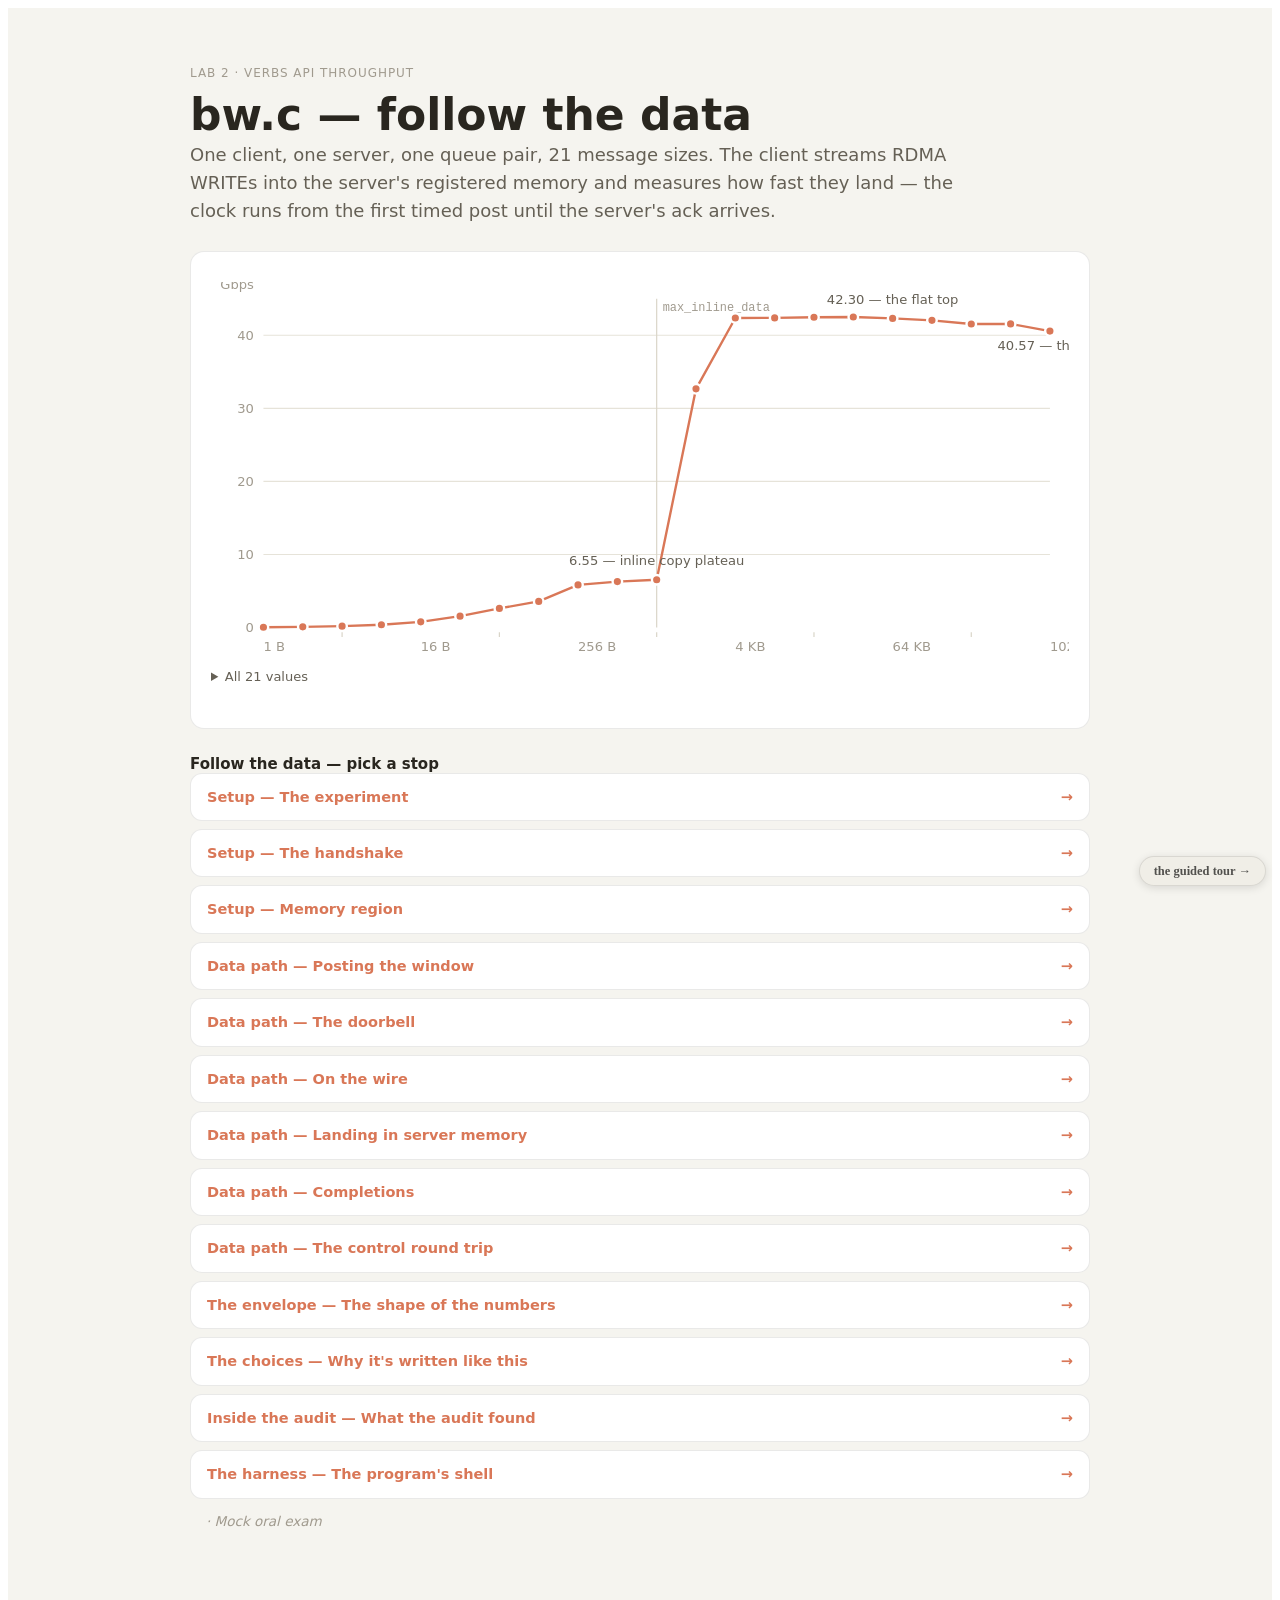
<file: prototype/app-shell/index.html>
<!DOCTYPE html>
<!--
  bw.c — follow the data: an interactive walkthrough of the Lab 2 Verbs
  throughput benchmark (RDMA WRITE, course ConnectX-3 pairs). Static
  HTML/CSS/JS, no build step — by GitHub Pages this folder is the site
  root, with the guided tour served at /tour/ (wayfinder ticket #30).
  Content (js/content.js), the envelope chart (js/chart.js)
  and the diagram kit (js/diagrams.js) are shared; js/app.js renders
  variant D (Studio). Runs from file:// — no server needed.
-->
<html lang="en">
<head>
  <meta charset="utf-8">
  <meta name="viewport" content="width=device-width, initial-scale=1">
  <title>bw.c — follow the data</title>
  <link rel="stylesheet" href="css/app.css">
</head>
<body>
  <a id="tourLink" class="tour-link">the guided tour →</a>
  <div id="app"></div>
  <script src="js/content.js"></script>
  <script src="js/chart.js"></script>
  <script src="js/diagrams.js"></script>
  <script src="js/app.js"></script>
  <script>
  /* Cross-link to the guided tour (ticket #30): deployed at /tour/,
     from file:// it is ../docs/tour/site/. The app's #app never reloads,
     so this element (outside #app) stays put across hash navigation. */
  (function () {
    var el = document.getElementById("tourLink");
    el.href = location.protocol === "file:"
      ? "../docs/tour/site/index.html"
      : "tour/index.html";
  })();
  </script>
</body>
</html>
</file>
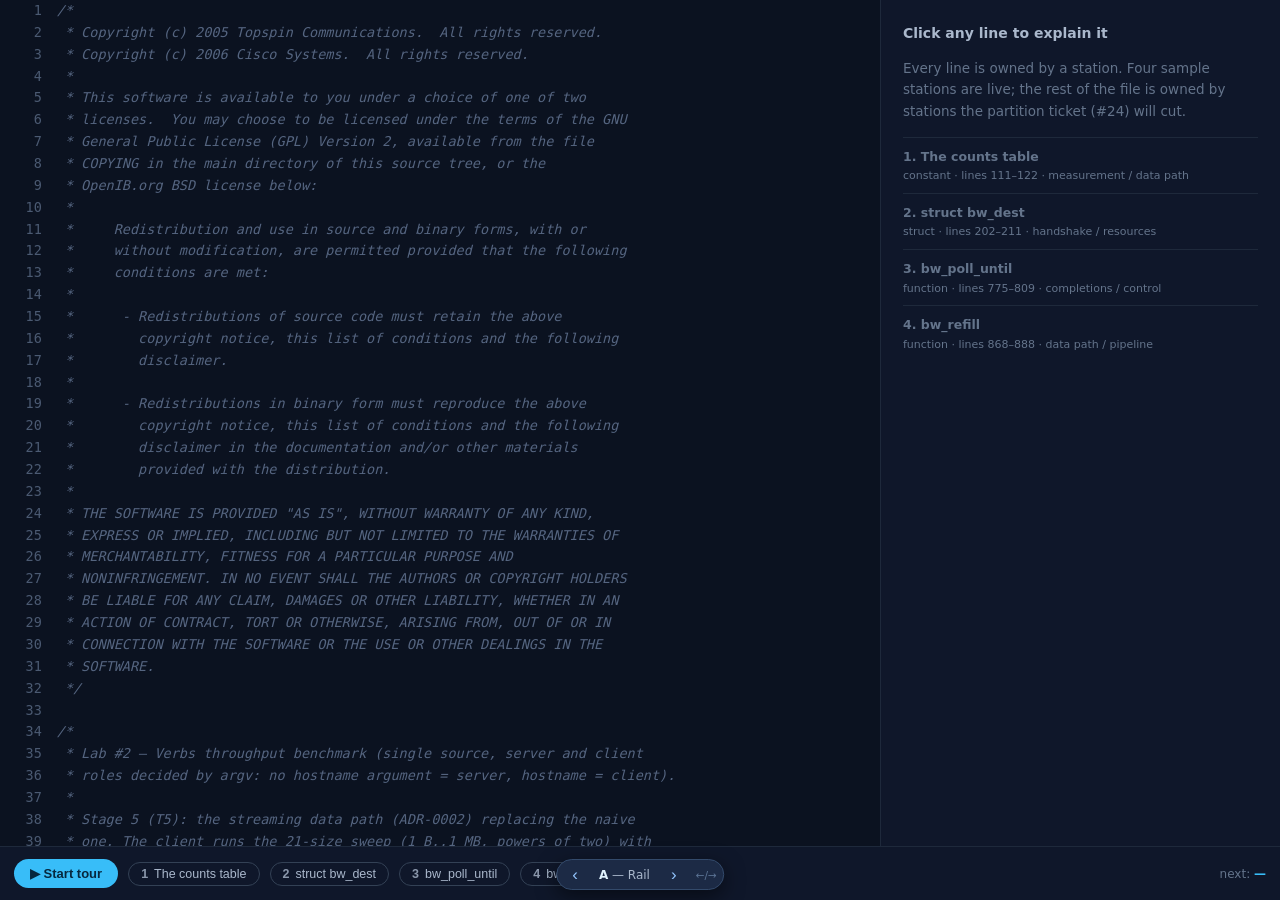
<file: prototype/tour-shell/index.html>
<!DOCTYPE html>
<!--
  PROTOTYPE — throwaway. Answers wayfinder ticket #22: does the two-line tour
  shell feel right? Three variants of the shell (bubble placement, tour-line
  form, entry feel, highlight treatment), switchable via ?variant=A|B|C,
  sharing four sample stations drafted in the light-skeleton voice (what /
  how / why, watch-outs, cross-links, one predict-then-confirm). Nothing here
  ships: the build ticket reimplements whatever gets approved.
-->
<html lang="en">
<head>
<meta charset="utf-8">
<meta name="viewport" content="width=device-width, initial-scale=1">
<title>Prototype — bw.c two-line tour shell (ticket #22)</title>
<style>
  :root {
    --bg: #0b1220;
    --bg2: #0f172a;
    --line: #1e293b;
    --ink: #dbe4f0;
    --dim: #64748b;
    --gutter: #4b5a72;
    --accent: #38bdf8;
    --warn: #fbbf24;
    --ok: #34d399;
    --pink: #f472b6;
    --violet: #c4b5fd;
  }
  * { box-sizing: border-box; }
  html, body { height: 100%; }
  body {
    margin: 0; background: var(--bg); color: var(--ink);
    font-family: "Segoe UI", system-ui, -apple-system, sans-serif;
    overflow: hidden;
  }
  #layout { position: relative; height: 100vh; }
  #file-line {
    font-family: Consolas, "Cascadia Mono", Menlo, monospace;
    font-size: 13.5px; line-height: 1.62; overflow: auto;
  }
  .fl-line { display: flex; }
  .fl-g {
    flex-shrink: 0; width: 4.2em; text-align: right; padding-right: 1.1em;
    color: var(--gutter); user-select: none; position: sticky; left: 0;
    background: var(--bg);
  }
  .fl-c { white-space: pre; flex: 1; padding-right: 10px; }
  .tk.kw  { color: #7dd3fc; }
  .tk.type{ color: #a5b4fc; }
  .tk.num { color: var(--warn); }
  .tk.str { color: #86efac; }
  .tk.com { color: #556580; font-style: italic; }
  .tk.pp  { color: var(--violet); }

  /* ---- three-state highlight (shared rules; treatment varies) ---- */
  .st-open > .fl-c   { background: rgba(56,189,248,.14); box-shadow: inset 2px 0 0 var(--accent); }
  .st-open > .fl-g   { color: #7dd3fc; }
  .st-preview > .fl-c{ background: rgba(148,163,184,.13); }
  .st-cur > .fl-g    { color: var(--warn); font-weight: 600; }
  .st-cur.st-open > .fl-g { color: #7dd3fc; }

  /* ================= VARIANT A — Rail ================= */
  body[data-variant="A"] #layout { display: flex; flex-direction: column; }
  body[data-variant="A"] .row { display: flex; flex: 1; min-height: 0; }
  body[data-variant="A"] #file-line { flex: 1; }
  body[data-variant="A"] #rail {
    width: 400px; flex-shrink: 0; border-left: 1px solid var(--line);
    background: var(--bg2); overflow-y: auto;
  }
  body[data-variant="A"] #tourA {
    height: 54px; border-top: 1px solid var(--line); display: flex;
    align-items: center; gap: 10px; padding: 0 14px; background: var(--bg2);
  }
  .chip {
    border: 1px solid #334155; border-radius: 999px; padding: 4px 12px;
    font-size: 12.5px; color: #aab8cc; cursor: pointer; background: transparent;
    white-space: nowrap;
  }
  .chip:hover { border-color: var(--accent); color: #e0f2fe; }
  .chip.on { background: var(--accent); border-color: var(--accent); color: #06283f; font-weight: 600; }
  .chip.cur:not(.on) { border-color: var(--warn); color: var(--warn); }
  .chip .no { font-weight: 700; margin-right: 6px; opacity: .8; }
  #startBtn {
    background: var(--accent); color: #06283f; border: none; border-radius: 999px;
    padding: 7px 16px; font-weight: 700; font-size: 13px; cursor: pointer; white-space: nowrap;
  }
  #nextHint { margin-left: auto; font-size: 12px; color: var(--dim); white-space: nowrap; }
  #nextHint b { color: var(--accent); }

  /* bubble content (shared by A rail, B card, C sheet) */
  .bubble { padding: 18px 20px; }
  .bubble h2 { margin: 0 0 2px; font-size: 17px; }
  .b-sub { color: var(--dim); font-size: 12px; margin-bottom: 12px; }
  .b-sub .tag {
    display: inline-block; border: 1px solid #334155; border-radius: 4px;
    padding: 1px 7px; margin-right: 6px; font-size: 11px; color: #93a5bd;
  }
  .b-sub .typ { text-transform: uppercase; letter-spacing: .08em; color: var(--violet); margin-right: 8px; }
  .bubble p { font-size: 13.5px; line-height: 1.55; margin: 0 0 10px; color: #c8d4e4; }
  .bubble p strong { color: var(--ink); }
  .b-lead { color: #e8f1fb; font-size: 14px !important; font-weight: 600; }
  .b-watch {
    border-left: 3px solid var(--warn); background: rgba(251,191,36,.07);
    padding: 8px 12px; border-radius: 0 8px 8px 0; margin: 0 0 10px; font-size: 13px;
    color: #e7d5a8; line-height: 1.5;
  }
  .b-pred { border: 1px dashed #475569; border-radius: 8px; padding: 10px 12px; margin: 0 0 10px; }
  .b-pred .q { font-size: 13px; color: #a5b4fc; margin: 0 0 6px; }
  .b-pred .a { font-size: 13px; color: #dbe4f0; margin: 8px 0 0; }
  .b-pred button {
    background: #334155; color: #e0f2fe; border: none; border-radius: 6px;
    padding: 4px 12px; font-size: 12px; cursor: pointer;
  }
  .hidden { display: none; }
  .b-x { margin-top: 4px; }
  .b-x span { font-size: 11px; color: var(--dim); display: block; margin-bottom: 6px; text-transform: uppercase; letter-spacing: .07em; }
  .xchip {
    display: inline-block; border: 1px solid #334155; background: #16213a;
    border-radius: 6px; padding: 2px 8px; font-size: 11.5px; color: #93c5fd;
    margin: 0 6px 6px 0; font-family: Consolas, monospace;
  }
  .b-diag { margin: 4px 0 12px; }
  .b-diag svg { width: 100%; height: auto; display: block; }
  .b-diag figcaption { font-size: 11.5px; color: var(--dim); margin-top: 6px; line-height: 1.5; }
  .b-nav { display: flex; gap: 8px; margin-top: 14px; }
  .b-nav button {
    flex: 1; padding: 7px; border-radius: 8px; border: 1px solid #334155;
    background: #16213a; color: #dbe4f0; font-size: 13px; cursor: pointer;
  }
  .b-nav button:hover { border-color: var(--accent); }
  .b-close { position: absolute; top: 10px; right: 12px; background: none; border: none; color: var(--dim); font-size: 18px; cursor: pointer; }
  .b-placeholder { padding: 22px; color: var(--dim); font-size: 13.5px; line-height: 1.6; }
  .b-placeholder h3 { color: #aab8cc; font-size: 14px; margin: 0 0 8px; }
  .b-placeholder .slist { margin-top: 14px; }
  .b-placeholder .sitem { padding: 8px 0; border-top: 1px solid #1e293b; cursor: pointer; }
  .b-placeholder .sitem:hover { color: #e0f2fe; }
  .b-placeholder .sitem b { font-size: 12.5px; }
  .b-placeholder .sitem .meta { font-size: 11px; color: var(--dim); }

  /* ================= VARIANT B — Float ================= */
  body[data-variant="B"] #file-line { height: 100%; padding-right: 34px; }
  body[data-variant="B"] #rail, body[data-variant="B"] #tourA,
  body[data-variant="B"] #stepperC, body[data-variant="B"] #sheet,
  body[data-variant="B"] #overlayC { display: none; }
  #minimap {
    position: fixed; right: 6px; top: 50%; transform: translateY(-50%);
    width: 12px; z-index: 40; display: none;
  }
  body[data-variant="B"] #minimap { display: flex; flex-direction: column; gap: 2px; }
  #minimap .track { flex: 1; width: 4px; background: #22304a; border-radius: 2px; position: relative; }
  #minimap .tick {
    position: absolute; left: 50%; width: 8px; height: 8px; border-radius: 2px;
    transform: translate(-50%, -50%); background: #64748b; cursor: pointer; transition: height .12s;
  }
  #minimap .tick.s1 { background: var(--ok); }
  #minimap .tick.s2 { background: var(--violet); }
  #minimap .tick.s3 { background: var(--accent); }
  #minimap .tick.s4 { background: var(--warn); }
  #minimap .tick.cur { height: 14px; border: 1px solid #fff; }
  #minimap .tick:hover { transform: translate(-50%,-50%) scale(1.4); }
  #beginBtn {
    position: fixed; right: 28px; bottom: 28px; z-index: 40; display: none;
    background: var(--accent); color: #06283f; border: none; border-radius: 999px;
    padding: 11px 20px; font-weight: 700; font-size: 13.5px; cursor: pointer;
    box-shadow: 0 8px 24px rgba(56,189,248,.35);
  }
  body[data-variant="B"] #beginBtn { display: block; animation: pulse 2.4s ease-in-out infinite; }
  @keyframes pulse { 0%,100% { box-shadow: 0 8px 24px rgba(56,189,248,.25); } 50% { box-shadow: 0 8px 34px rgba(56,189,248,.6); } }
  body[data-variant="B"] .fl-line.dim .fl-c { opacity: .3; }
  body[data-variant="B"] .fl-line.dim .fl-g { opacity: .45; }
  body[data-variant="B"] .st-preview > .fl-c { background: transparent; text-decoration: underline; text-decoration-color: #64748b; }
  #bubbleB {
    position: fixed; width: 350px; background: var(--bg2); border: 1px solid #334155;
    border-radius: 14px; box-shadow: 0 16px 48px rgba(0,0,0,.55); z-index: 60;
    display: none; max-height: 70vh; overflow-y: auto;
  }
  #bubbleB .bubble { position: relative; }

  /* ================= VARIANT C — Deck ================= */
  body[data-variant="C"] #file-line { height: 100%; padding-bottom: 120px; }
  body[data-variant="C"] #rail, body[data-variant="C"] #tourA,
  body[data-variant="C"] #minimap, body[data-variant="C"] #bubbleB,
  body[data-variant="C"] #beginBtn { display: none; }
  body[data-variant="C"] #file-line { max-width: 1000px; margin: 0 auto; }
  body[data-variant="C"] .fl-line.st-start .fl-g::before {
    content: ""; display: inline-block; width: 7px; height: 7px; border-radius: 50%;
    margin-right: 6px; vertical-align: 2px;
  }
  body[data-variant="C"] .fl-line.st-start .fl-g { color: #c8d4e4; }
  body[data-variant="C"] .st-cur > .fl-c { box-shadow: inset 2px 0 0 var(--warn); }
  #stepperC {
    position: fixed; left: 0; right: 0; bottom: 0; height: 58px; z-index: 40;
    background: var(--bg2); border-top: 1px solid var(--line); display: none;
    align-items: center; justify-content: center; gap: 0;
  }
  body[data-variant="C"] #stepperC { display: flex; }
  .step { display: flex; align-items: center; cursor: pointer; }
  .step .dot {
    width: 26px; height: 26px; border-radius: 50%; border: 2px solid #334155;
    display: flex; align-items: center; justify-content: center; font-size: 12px;
    font-weight: 700; color: #93a5bd; background: #16213a;
  }
  .step.on .dot { background: var(--accent); border-color: var(--accent); color: #06283f; }
  .step .lab { font-size: 12px; color: #93a5bd; margin-left: 8px; margin-right: 4px; white-space: nowrap; }
  .step.on .lab { color: #e0f2fe; }
  .step .conn { width: 44px; height: 2px; background: #334155; margin: 0 6px; }
  .step.on .conn, .step.done .conn { background: var(--accent); }
  #sheet {
    position: fixed; left: 0; right: 0; bottom: 58px; height: 300px; z-index: 35;
    background: var(--bg2); border-top: 1px solid var(--line); border-radius: 16px 16px 0 0;
    transform: translateY(100%); transition: transform .22s ease; display: none;
  }
  body[data-variant="C"] #sheet { display: block; }
  body[data-variant="C"] #sheet.open { transform: translateY(0); }
  #sheet .bubble { position: relative; height: 100%; overflow-y: auto; }
  #overlayC {
    position: fixed; inset: 0; z-index: 70; display: none;
    background: rgba(4, 10, 20, .78); backdrop-filter: blur(3px);
    align-items: center; justify-content: center;
  }
  body[data-variant="C"] #overlayC { display: flex; }
  body[data-variant="C"] #overlayC.hidden { display: none; }
  .oc-card {
    width: 460px; background: var(--bg2); border: 1px solid #334155; border-radius: 16px;
    padding: 26px 28px; box-shadow: 0 20px 60px rgba(0,0,0,.5);
  }
  .oc-card h1 { margin: 0 0 6px; font-size: 20px; }
  .oc-card .pitch { color: #aab8cc; font-size: 13.5px; line-height: 1.6; margin: 0 0 16px; }
  .oc-card ul { list-style: none; padding: 0; margin: 0 0 18px; }
  .oc-card li {
    display: flex; align-items: center; gap: 10px; padding: 9px 0;
    border-top: 1px solid #1e293b; font-size: 13.5px; color: #c8d4e4;
  }
  .oc-card li .no {
    width: 22px; height: 22px; border-radius: 50%; border: 1px solid #334155;
    display: flex; align-items: center; justify-content: center; font-size: 11px;
    color: var(--accent); flex-shrink: 0;
  }
  .oc-card li .meta { color: var(--dim); font-size: 11.5px; margin-left: auto; }
  .oc-card button {
    width: 100%; background: var(--accent); color: #06283f; border: none;
    border-radius: 10px; padding: 11px; font-weight: 700; font-size: 14px; cursor: pointer;
  }

  /* ================= prototype switcher ================= */
  #switcher {
    position: fixed; bottom: 10px; left: 50%; transform: translateX(-50%);
    z-index: 100; display: flex; align-items: center; gap: 4px;
    background: #1c2a45; border: 1px solid #334a6b; border-radius: 999px;
    padding: 4px 6px; box-shadow: 0 6px 20px rgba(0,0,0,.5);
    font-family: "Segoe UI", system-ui, sans-serif;
  }
  #switcher button {
    background: none; border: none; color: #93c5fd; font-size: 17px; cursor: pointer;
    padding: 2px 9px; border-radius: 999px; line-height: 1;
  }
  #switcher button:hover { background: #25375a; color: #fff; }
  #switcher .lab { font-size: 12px; color: #aab8cc; padding: 0 8px; white-space: nowrap; }
  #switcher .lab b { color: #e0f2fe; }
  #switcher .hint { font-size: 10.5px; color: #5b7395; padding-left: 6px; }
</style>
</head>
<body data-variant="A">
<div id="layout">
  <div class="row">
    <main id="file-line"></main>
    <aside id="rail"></aside>
  </div>
  <div id="tourA"></div>
  <div id="minimap"><div class="track"></div></div>
  <button id="beginBtn">Begin tour</button>
  <div id="bubbleB"></div>
  <div id="sheet"></div>
  <div id="stepperC"></div>
  <div id="overlayC"></div>
</div>
<div id="switcher">
  <button id="prevV" title="previous variant">‹</button>
  <span class="lab"><b id="vKey">A</b> — <span id="vName">Rail</span></span>
  <button id="nextV" title="next variant">›</button>
  <span class="hint">←/→</span>
</div>

<script type="text/plain" id="bw-src">
/*
 * Copyright (c) 2005 Topspin Communications.  All rights reserved.
 * Copyright (c) 2006 Cisco Systems.  All rights reserved.
 *
 * This software is available to you under a choice of one of two
 * licenses.  You may choose to be licensed under the terms of the GNU
 * General Public License (GPL) Version 2, available from the file
 * COPYING in the main directory of this source tree, or the
 * OpenIB.org BSD license below:
 *
 *     Redistribution and use in source and binary forms, with or
 *     without modification, are permitted provided that the following
 *     conditions are met:
 *
 *      - Redistributions of source code must retain the above
 *        copyright notice, this list of conditions and the following
 *        disclaimer.
 *
 *      - Redistributions in binary form must reproduce the above
 *        copyright notice, this list of conditions and the following
 *        disclaimer in the documentation and/or other materials
 *        provided with the distribution.
 *
 * THE SOFTWARE IS PROVIDED "AS IS", WITHOUT WARRANTY OF ANY KIND,
 * EXPRESS OR IMPLIED, INCLUDING BUT NOT LIMITED TO THE WARRANTIES OF
 * MERCHANTABILITY, FITNESS FOR A PARTICULAR PURPOSE AND
 * NONINFRINGEMENT. IN NO EVENT SHALL THE AUTHORS OR COPYRIGHT HOLDERS
 * BE LIABLE FOR ANY CLAIM, DAMAGES OR OTHER LIABILITY, WHETHER IN AN
 * ACTION OF CONTRACT, TORT OR OTHERWISE, ARISING FROM, OUT OF OR IN
 * CONNECTION WITH THE SOFTWARE OR THE USE OR OTHER DEALINGS IN THE
 * SOFTWARE.
 */

/*
 * Lab #2 — Verbs throughput benchmark (single source, server and client
 * roles decided by argv: no hostname argument = server, hostname = client).
 *
 * Stage 5 (T5): the streaming data path (ADR-0002) replacing the naive
 * one. The client runs the 21-size sweep (1 B..1 MB, powers of two) with
 * ex1's converged counts table. Per size a warmup batch rides the same
 * windowed stream ahead of the timed batch, then the timed batch of RDMA
 * WRITEs: K WRs posted per ibv_post_send as a linked list (W=256, K=64
 * by default), only the K-th WR of the stream signaled — one CQE per K
 * WRs, so completions are accounted in exact multiples of K (RC in-order)
 * — reclaimed only while the window is full (refill-never-empty, the SQ
 * never empties), and messages ≤ max_inline_data sent with IBV_SEND_INLINE.
 * The clock (CLOCK_MONOTONIC) starts at the first timed post and stops at
 * the ack-receive completion (ADR-0003); each size prints an ex1-identical
 * "size\t%.2f\tunit" line with auto-scaled bps→Gbps units. The server's
 * only data-path role is absorbing the WRITEs into its registered buffer;
 * it just acks each done.
 *
 * The control protocol (T3): per size one done SEND (client, signaled)
 * and one ack SEND (server, 8-byte inline carrying the sequence counter),
 * both riding the data QP (ADR-0001) over the 32-deep control receive
 * pool posted at init, never refreshed.
 *
 * Device init and handshake: the two 1 MB buffer registrations (the
 * server's with remote-write permission); QP create → init → RTR → RTS
 * with the port's active MTU; the TCP exchange of LID/QPN/PSN/GID plus
 * the server's buffer addr/rkey.
 *
 * Adapted from the assignment's bw_template.c: the socket exchange is the
 * template's, extended with the server's buffer address and rkey; the QP
 * lifecycle (INIT/RTR/RTS, rnr_retry/retry_cnt, access flags) is the
 * template's.
 */

/* asprintf and the srand48/lrand48 family are GNU/SVID extensions: newer
 * glibc exposes them by default, the course nodes' older glibc only with
 * _GNU_SOURCE. Must precede every system header. */
#define _GNU_SOURCE

#include <assert.h>
#include <errno.h>
#include <stdio.h>
#include <stdlib.h>
#include <unistd.h>
#include <string.h>
#include <sys/types.h>
#include <sys/socket.h>
#include <sys/param.h>
#include <sys/time.h>
#include <getopt.h>
#include <arpa/inet.h>
#include <netdb.h>
#include <time.h>
#include <inttypes.h>

#include <infiniband/verbs.h>

/* One 1 MB buffer per side, registered once and never modified after init,
 * so there is no buffer-reuse hazard at full window depth (ADR-0002). */
#define BUFFER_SIZE (1u << 20)

/* Control receive pool (ADR-0001): 32 receives per side, posted once at
 * init, all pointing at one control area, never refreshed. Covers the 21
 * per-direction control messages of a full sweep. */
#define CTRL_POOL_DEPTH 32
#define CTRL_MSG_LEN 64

/* The number of control exchanges per direction: one done/ack pair per
 * size of the sweep (2^0..2^20), which also proves the 32-deep control
 * receive pool covers a full sweep. */
#define SWEEP_SIZES 21

/* The ex1 converged counts table, verbatim: one entry per size of the
 * sweep (2^0..2^20). MSG_COUNTS from ex1's convergence experiments
 * (throughput variance < 1% between doubled counts); WARMUP_COUNTS from
 * ex1's warmup probe. */
static const uint64_t MSG_COUNTS[SWEEP_SIZES] = {
        1310720, 81920, 655360, 163840, 327680, /* 1B 2B 4B 8B 16B */
        20480, 81920, 81920, 40960, 20480,      /* 32B 64B 128B 256B 512B */
        20480, 20480, 20480, 2560, 2560,        /* 1KB 2KB 4KB 8KB 16KB */
        2560, 640, 320, 160, 160,               /* 32KB 64KB 128KB 256KB 512KB */
        80                                       /* 1MB */
};

static const uint64_t WARMUP_COUNTS[SWEEP_SIZES] = {
        16, 4, 4, 32, 4, 4, 4, 4, 4, 4, 4, 4, 4, 4, 4, 4, 4, 4, 4, 4, 4
};

/* Control messages: 8 bytes each — a fixed tag plus the sequence counter
 * (the size index 0..20). The ack carries the received done verbatim, so
 * a tag or sequence mismatch means the exchange desynchronized. */
#define BW_CTRL_TAG 0x4354524cu
struct bw_ctrl_msg {
    uint32_t tag;
    uint32_t seq;
};

/* The control message must always fit one inline send. */
typedef char bw_ctrl_msg_size[(sizeof (struct bw_ctrl_msg) == 8) ? 1 : -1];

/* A control wait (the done on the server, the ack on the client, the
 * ack-send on the server) has a deadline: the peer may have died, and a
 * hung busy poll would tie up a course node until the verify script's
 * own timeout fires. */
#define CTRL_POLL_TIMEOUT_SEC 10

/* The SQ depth is the window (W) plus slack: the slack absorbs the last
 * K-WR list's overshoot of the window (K ≤ QP_SLACK, so the refill leaves
 * at most W - 1 + K ≤ sq_depth - 1 WRs outstanding) plus the per-size
 * done SEND, so neither the last data list nor the done can find the SQ
 * full. K is bounded by QP_SLACK for the same reason. */
#define QP_SLACK 1024

#define WINDOW_DEFAULT 256
#define SIGNAL_INTERVAL_DEFAULT 64

/* The largest max_inline_data tried at QP creation. mlx4 — the course
 * hardware — rejects QP creation when the declared value exceeds what its
 * WQEs can carry, and no portable query exposes that ceiling on every
 * stack, so the declaration is stepped down (bw_init_ctx) until creation
 * succeeds. The value the QP was actually created with is read back via
 * ibv_query_qp; that read-back is the runtime max_inline_data the data
 * path uses. */
#define MAX_INLINE_DATA_DECLARE 1024

/* Fixed-size handshake message, both directions. The client's message
 * carries only the first four fields (addr/rkey are the server's to give). */
#define DEST_MSG_LEN 128

/* The handshake's wire format, kept in one place so the send and parse
 * sides cannot drift: lid:qpn:psn:gid, plus :addr:rkey on the server. */
#define DEST_FMT         "%04x:%06x:%06x:%s"
#define DEST_FMT_SERVER  DEST_FMT ":%" PRIx64 ":%x"
#define DEST_FMT_PARSE   "%x:%x:%x:%32[0-9a-fA-F]:%" SCNx64 ":%x"

enum {
    /* Control receive: the done on the server, the ack on the client. All
     * 32 receives of the control receive pool share one wr_id — they all
     * point at the same control area, so which receive completed never
     * matters. */
    BW_RECV_WRID = 1,
    /* The client's done SEND, always signaled. */
    BW_SEND_DONE_WRID,
    /* The server's ack SEND, always signaled so the server consumes its
     * completion before exiting. */
    BW_SEND_ACK_WRID,
    /* Data WRITEs; one shared wr_id keeps their completions
     * distinguishable from the control messages. */
    BW_DATA_WRID,
};

static int page_size;

struct bw_context {
    struct ibv_context		*context;
    struct ibv_pd		*pd;
    struct ibv_mr		*mr;      /* the 1 MB buffer */
    struct ibv_mr		*ctrl_mr; /* the control receive area */
    struct ibv_cq		*cq;
    struct ibv_qp		*qp;
    void			*buf;     /* the 1 MB buffer */
    void			*ctrl_buf;/* the control receive area */
    uint32_t		 max_inline_data; /* the QP's negotiated max_inline_data */
    uint32_t		 sq_depth;      /* the QP's negotiated max_send_wr */
    struct ibv_port_attr	 portinfo;
};

struct bw_dest {
    int lid;
    int qpn;
    int psn;
    union ibv_gid gid;
    /* Server side only: buffer address and rkey for the client's RDMA
     * WRITEs. Zero on the client (the server never touches client memory). */
    uint64_t buf_addr;
    uint32_t rkey;
};

void wire_gid_to_gid(const char *wgid, union ibv_gid *gid)
{
    char tmp[9];
    uint32_t v32;
    int i;

    for (tmp[8] = 0, i = 0; i < 4; ++i) {
        memcpy(tmp, wgid + i * 8, 8);
        sscanf(tmp, "%x", &v32);
        *(uint32_t *)(&gid->raw[i * 4]) = ntohl(v32);
    }
}

void gid_to_wire_gid(const union ibv_gid *gid, char wgid[])
{
    int i;

    for (i = 0; i < 4; ++i)
        sprintf(&wgid[i * 8], "%08x", htonl(*(uint32_t *)(gid->raw + i * 4)));
}

/* Loop until len bytes move or the stream ends: the handshake messages are
 * fixed-size, and a short read would break the parse. */
static int bw_read_full(int fd, void *buf, size_t len)
{
    size_t got = 0;

    while (got < len) {
        ssize_t n = read(fd, (char *) buf + got, len - got);
        if (n <= 0)
            return 0;
        got += n;
    }
    return 1;
}

static int bw_write_full(int fd, const void *buf, size_t len)
{
    size_t sent = 0;

    while (sent < len) {
        ssize_t n = write(fd, (const char *) buf + sent, len - sent);
        if (n <= 0)
            return 0;
        sent += n;
    }
    return 1;
}

static struct bw_dest *bw_parse_dest(const char *msg, int expect_addr)
{
    struct bw_dest *dest = calloc(1, sizeof *dest);
    char gid[33];
    int n;

    if (!dest)
        return NULL;

    /* The server's message carries all six fields; the client's carries the
     * first four (addr/rkey stay zero). The client expects the server's
     * addr/rkey — its RDMA WRITEs land there — so it requires all six; a
     * truncated server message must not pass with addr/rkey zero. */
    n = sscanf(msg, DEST_FMT_PARSE,
               &dest->lid, &dest->qpn, &dest->psn, gid,
               &dest->buf_addr, &dest->rkey);
    if (n < 4 || (expect_addr && n < 6)) {
        free(dest);
        return NULL;
    }

    wire_gid_to_gid(gid, &dest->gid);
    return dest;
}

static int bw_connect_qp(struct bw_context *ctx, int port, int my_psn,
                         enum ibv_mtu mtu,
                         struct bw_dest *dest, int sgid_idx)
{
    struct ibv_qp_attr attr = {
            .qp_state		= IBV_QPS_RTR,
            .path_mtu		= mtu,
            .dest_qp_num		= dest->qpn,
            .rq_psn			= dest->psn,
            .max_dest_rd_atomic	= 1,
            .min_rnr_timer		= 12,
            .ah_attr		= {
                    .is_global	= 0,
                    .dlid		= dest->lid,
                    .sl		= 0,
                    .src_path_bits	= 0,
                    .port_num	= port
            }
    };

    /* GRH addressing is used iff the remote advertised a nonzero GID and we
     * have a GID index of our own; a remote GID with no local index (-g on
     * one side only) therefore degrades to LID-based addressing — the course
     * fabric's normal mode — instead of failing RTR on sgid_index = -1. */
    if (dest->gid.global.interface_id && sgid_idx >= 0) {
        attr.ah_attr.is_global = 1;
        attr.ah_attr.grh.hop_limit = 1;
        attr.ah_attr.grh.dgid = dest->gid;
        attr.ah_attr.grh.sgid_index = sgid_idx;
    }
    if (ibv_modify_qp(ctx->qp, &attr,
            IBV_QP_STATE              |
            IBV_QP_AV                 |
            IBV_QP_PATH_MTU           |
            IBV_QP_DEST_QPN           |
            IBV_QP_RQ_PSN             |
            IBV_QP_MAX_DEST_RD_ATOMIC |
            IBV_QP_MIN_RNR_TIMER)) {
        fprintf(stderr, "Failed to modify QP to RTR\n");
        return 1;
    }

    attr.qp_state	    = IBV_QPS_RTS;
    attr.timeout	    = 14;
    attr.retry_cnt	    = 7;
    attr.rnr_retry	    = 7;
    attr.sq_psn	    = my_psn;
    attr.max_rd_atomic  = 1;
    if (ibv_modify_qp(ctx->qp, &attr,
            IBV_QP_STATE              |
            IBV_QP_TIMEOUT            |
            IBV_QP_RETRY_CNT          |
            IBV_QP_RNR_RETRY          |
            IBV_QP_SQ_PSN             |
            IBV_QP_MAX_QP_RD_ATOMIC)) {
        fprintf(stderr, "Failed to modify QP to RTS\n");
        return 1;
    }

    return 0;
}

static struct bw_dest *bw_exch_dest_client(const char *servername, int port,
                                           const struct bw_dest *my_dest)
{
    struct addrinfo *res, *t;
    struct addrinfo hints = {
            .ai_family   = AF_INET,
            .ai_socktype = SOCK_STREAM
    };
    char *service;
    char msg[DEST_MSG_LEN];
    int n;
    int sockfd = -1;
    struct bw_dest *rem_dest = NULL;
    char gid[33];

    if (asprintf(&service, "%d", port) < 0)
        return NULL;

    n = getaddrinfo(servername, service, &hints, &res);

    if (n < 0) {
        fprintf(stderr, "%s for %s:%d\n", gai_strerror(n), servername, port);
        free(service);
        return NULL;
    }

    for (t = res; t; t = t->ai_next) {
        sockfd = socket(t->ai_family, t->ai_socktype, t->ai_protocol);
        if (sockfd >= 0) {
            if (!connect(sockfd, t->ai_addr, t->ai_addrlen))
                break;
            close(sockfd);
            sockfd = -1;
        }
    }

    freeaddrinfo(res);
    free(service);

    if (sockfd < 0) {
        /* No server listening: fail silently — exit non-zero with nothing
           printed (T1 acceptance criterion). */
        return NULL;
    }

    gid_to_wire_gid(&my_dest->gid, gid);
    memset(msg, 0, sizeof msg);
    sprintf(msg, DEST_FMT, my_dest->lid, my_dest->qpn, my_dest->psn, gid);
    if (!bw_write_full(sockfd, msg, sizeof msg)) {
        fprintf(stderr, "Couldn't send local address\n");
        goto out;
    }

    if (!bw_read_full(sockfd, msg, sizeof msg)) {
        perror("client read");
        fprintf(stderr, "Couldn't read remote address\n");
        goto out;
    }

    /* The server keeps the socket open until we signal receipt, so this
     * must go out before we close. */
    if (!bw_write_full(sockfd, "ready", sizeof "ready")) {
        perror("client write");
        goto out;
    }

    rem_dest = bw_parse_dest(msg, 1);
    if (!rem_dest) {
        fprintf(stderr, "Couldn't parse remote address\n");
        goto out;
    }

out:
    close(sockfd);
    return rem_dest;
}

static struct bw_dest *bw_exch_dest_server(struct bw_context *ctx,
                                           int ib_port, enum ibv_mtu mtu,
                                           int port,
                                           const struct bw_dest *my_dest,
                                           int sgid_idx)
{
    struct addrinfo *res, *t;
    struct addrinfo hints = {
            .ai_flags    = AI_PASSIVE,
            .ai_family   = AF_INET,
            .ai_socktype = SOCK_STREAM
    };
    char *service;
    char msg[DEST_MSG_LEN];
    int n;
    int sockfd = -1, connfd;
    struct bw_dest *rem_dest = NULL;
    char gid[33];

    if (asprintf(&service, "%d", port) < 0)
        return NULL;

    n = getaddrinfo(NULL, service, &hints, &res);

    if (n < 0) {
        fprintf(stderr, "%s for port %d\n", gai_strerror(n), port);
        free(service);
        return NULL;
    }

    for (t = res; t; t = t->ai_next) {
        sockfd = socket(t->ai_family, t->ai_socktype, t->ai_protocol);
        if (sockfd >= 0) {
            n = 1;

            setsockopt(sockfd, SOL_SOCKET, SO_REUSEADDR, &n, sizeof n);

            if (!bind(sockfd, t->ai_addr, t->ai_addrlen))
                break;
            close(sockfd);
            sockfd = -1;
        }
    }

    freeaddrinfo(res);
    free(service);

    if (sockfd < 0) {
        fprintf(stderr, "Couldn't listen to port %d\n", port);
        return NULL;
    }

    listen(sockfd, 1);
    connfd = accept(sockfd, NULL, 0);
    close(sockfd);
    if (connfd < 0) {
        fprintf(stderr, "accept() failed\n");
        return NULL;
    }

    if (!bw_read_full(connfd, msg, sizeof msg)) {
        perror("server read");
        fprintf(stderr, "Couldn't read remote address\n");
        goto out;
    }

    rem_dest = bw_parse_dest(msg, 0);
    if (!rem_dest) {
        fprintf(stderr, "Couldn't parse remote address\n");
        goto out;
    }

    if (bw_connect_qp(ctx, ib_port, my_dest->psn, mtu, rem_dest, sgid_idx)) {
        fprintf(stderr, "Couldn't connect to remote QP\n");
        free(rem_dest);
        rem_dest = NULL;
        goto out;
    }

    /* Send our address plus the buffer addr/rkey the client needs for its
     * RDMA WRITEs. */
    gid_to_wire_gid(&my_dest->gid, gid);
    memset(msg, 0, sizeof msg);
    sprintf(msg, DEST_FMT_SERVER,
            my_dest->lid, my_dest->qpn, my_dest->psn, gid,
            my_dest->buf_addr, my_dest->rkey);
    if (!bw_write_full(connfd, msg, sizeof msg)) {
        fprintf(stderr, "Couldn't send local address\n");
        free(rem_dest);
        rem_dest = NULL;
        goto out;
    }

    /* Final beat: the client signals it has our address with "ready" and
     * closes. The template leaves this read unchecked; the message is
     * short, so check the count, not the message size. */
    {
        char ready[sizeof "ready"];

        if (!bw_read_full(connfd, ready, sizeof ready)) {
            perror("server read");
            free(rem_dest);
            rem_dest = NULL;
            goto out;
        }
    }

out:
    close(connfd);
    return rem_dest;
}

static struct bw_context *bw_init_ctx(struct ibv_device *ib_dev, int port,
                                      int window, int is_server)
{
    struct bw_context *ctx;
    struct ibv_device_attr dev_attr;
    uint32_t max_send_wr;
    uint32_t max_recv_wr;

    ctx = calloc(1, sizeof *ctx);
    if (!ctx)
        return NULL;

    ctx->buf = malloc(roundup(BUFFER_SIZE, page_size));
    if (!ctx->buf) {
        fprintf(stderr, "Couldn't allocate work buf.\n");
        return NULL;
    }

    memset(ctx->buf, 0x7b + is_server, BUFFER_SIZE);

    ctx->ctrl_buf = malloc(CTRL_MSG_LEN);
    if (!ctx->ctrl_buf) {
        fprintf(stderr, "Couldn't allocate control buf.\n");
        return NULL;
    }

    ctx->context = ibv_open_device(ib_dev);
    if (!ctx->context) {
        fprintf(stderr, "Couldn't get context for %s\n",
                ibv_get_device_name(ib_dev));
        return NULL;
    }

    /* The advertised per-QP WR limits: mlx4 caps the WQEs a QP may hold,
     * and a declaration above the device's max_qp_wr fails QP creation. */
    if (ibv_query_device(ctx->context, &dev_attr)) {
        fprintf(stderr, "Couldn't query device attributes\n");
        return NULL;
    }
    max_send_wr = window + QP_SLACK;
    max_recv_wr = CTRL_POOL_DEPTH;
    if (max_send_wr > (uint32_t) dev_attr.max_qp_wr)
        max_send_wr = dev_attr.max_qp_wr;
    if (max_recv_wr > (uint32_t) dev_attr.max_qp_wr)
        max_recv_wr = dev_attr.max_qp_wr;

    ctx->pd = ibv_alloc_pd(ctx->context);
    if (!ctx->pd) {
        fprintf(stderr, "Couldn't allocate PD\n");
        return NULL;
    }

    /* The server's buffer must accept remote writes (the client's RDMA
     * WRITEs land here); the client's is only read by its own HCA. */
    ctx->mr = ibv_reg_mr(ctx->pd, ctx->buf, BUFFER_SIZE,
                         IBV_ACCESS_LOCAL_WRITE |
                         (is_server ? IBV_ACCESS_REMOTE_WRITE : 0));
    if (!ctx->mr) {
        fprintf(stderr, "Couldn't register MR\n");
        return NULL;
    }

    ctx->ctrl_mr = ibv_reg_mr(ctx->pd, ctx->ctrl_buf, CTRL_MSG_LEN,
                              IBV_ACCESS_LOCAL_WRITE);
    if (!ctx->ctrl_mr) {
        fprintf(stderr, "Couldn't register control MR\n");
        return NULL;
    }

    ctx->cq = ibv_create_cq(ctx->context, max_send_wr + max_recv_wr,
                            NULL, NULL, 0);
    if (!ctx->cq) {
        fprintf(stderr, "Couldn't create CQ\n");
        return NULL;
    }

    {
        int try_inline;

        /* The inline declaration is stepped down until QP creation
         * succeeds: mlx4 rejects the QP when the declared max_inline_data
         * (plus WQE overhead) exceeds what the hardware accepts, and no
         * portable query exposes that ceiling on every stack. The value
         * the QP was actually created with is read back below; that
         * read-back is the runtime max_inline_data the data path uses. */
        for (try_inline = MAX_INLINE_DATA_DECLARE;; try_inline -= 64) {
            struct ibv_qp_init_attr attr = {
                    .send_cq = ctx->cq,
                    .recv_cq = ctx->cq,
                    .cap     = {
                            .max_send_wr  = max_send_wr,
                            .max_recv_wr  = max_recv_wr,
                            .max_send_sge = 1,
                            .max_recv_sge = 1,
                            .max_inline_data = try_inline
                    },
                    .qp_type = IBV_QPT_RC
            };

            ctx->qp = ibv_create_qp(ctx->pd, &attr);
            if (ctx->qp || try_inline <= 0)
                break;
        }
        if (!ctx->qp) {
            fprintf(stderr,
                    "Couldn't create QP (send_wr %u, recv_wr %u, inline %d): %s\n",
                    max_send_wr, max_recv_wr, try_inline, strerror(errno));
            return NULL;
        }
    }

    {
        /* The runtime max_inline_data: read back what the QP was created
         * with, since the driver may clamp the request. */
        struct ibv_qp_attr attr;
        struct ibv_qp_init_attr init_attr;

        if (ibv_query_qp(ctx->qp, &attr, IBV_QP_CAP, &init_attr)) {
            fprintf(stderr, "Couldn't query QP attributes\n");
            return NULL;
        }
        ctx->max_inline_data = init_attr.cap.max_inline_data;
        ctx->sq_depth = init_attr.cap.max_send_wr;
    }

    {
        struct ibv_qp_attr attr = {
                .qp_state        = IBV_QPS_INIT,
                .pkey_index      = 0,
                .port_num        = port,
                .qp_access_flags = IBV_ACCESS_REMOTE_READ |
                IBV_ACCESS_REMOTE_WRITE
        };

        if (ibv_modify_qp(ctx->qp, &attr,
                IBV_QP_STATE              |
                IBV_QP_PKEY_INDEX         |
                IBV_QP_PORT               |
                IBV_QP_ACCESS_FLAGS)) {
            fprintf(stderr, "Failed to modify QP to INIT\n");
            return NULL;
        }
    }

    return ctx;
}

/* Post the entire control receive pool — never refreshed: each control
 * message consumes one pre-posted receive, and 32 cover a full sweep
 * (ADR-0001, assignment item 3). Returns 0 when all are posted. */
static int bw_post_control_recvs(struct bw_context *ctx)
{
    struct ibv_sge list = {
            .addr	= (uint64_t) ctx->ctrl_buf,
            .length = CTRL_MSG_LEN,
            .lkey	= ctx->ctrl_mr->lkey
    };
    struct ibv_recv_wr wr = {
            .wr_id	    = BW_RECV_WRID,
            .sg_list    = &list,
            .num_sge    = 1,
            .next       = NULL
    };
    struct ibv_recv_wr *bad_wr;
    int i;

    for (i = 0; i < CTRL_POOL_DEPTH; ++i)
        if (ibv_post_recv(ctx->qp, &wr, &bad_wr))
            break;

    return i == CTRL_POOL_DEPTH ? 0 : 1;
}

/* Post one control SEND — the client's done or the server's ack — always
 * signaled so the sender consumes a completion. The message rides inline when
 * the QP's max_inline_data allows it (it always does in practice); the
 * fallback stages it in the registered control area. */
static int bw_post_ctrl_send(struct bw_context *ctx, uint64_t wrid,
                             const struct bw_ctrl_msg *msg)
{
    struct ibv_sge sge = {
            .addr	= (uintptr_t) msg,
            .length = sizeof *msg,
            .lkey	= 0
    };
    struct ibv_send_wr wr = {
            .wr_id	    = wrid,
            .opcode	    = IBV_WR_SEND,
            .send_flags = IBV_SEND_SIGNALED,
            .sg_list    = &sge,
            .num_sge    = 1,
            .next	    = NULL
    };
    struct ibv_send_wr *bad_wr;

    if (ctx->max_inline_data >= (uint32_t) sizeof *msg) {
        wr.send_flags |= IBV_SEND_INLINE;
    } else {
        /* Non-inline: the SEND is DMA-read from a registered buffer, so
         * the message is staged in the control area. */
        memcpy(ctx->ctrl_buf, msg, sizeof *msg);
        sge.addr = (uint64_t) ctx->ctrl_buf;
        sge.lkey = ctx->ctrl_mr->lkey;
    }

    if (ibv_post_send(ctx->qp, &wr, &bad_wr)) {
        fprintf(stderr, "Couldn't post control SEND\n");
        return 1;
    }
    return 0;
}

/* Classify one completion: good status and a wr_id whose bit is set in
 * `allowed`. Prints the error and returns 1 otherwise — the two poll
 * loops share this so their protocol-error reports cannot drift. */
static int bw_wc_bad(struct ibv_wc *wc, uint64_t allowed)
{
    if (wc->status != IBV_WC_SUCCESS) {
        fprintf(stderr, "Bad status %s (%d) for wr_id %llu\n",
                ibv_wc_status_str(wc->status), wc->status,
                (unsigned long long) wc->wr_id);
        return 1;
    }
    if (!(allowed & (1ull << wc->wr_id))) {
        fprintf(stderr, "Unexpected completion for wr_id %llu\n",
                (unsigned long long) wc->wr_id);
        return 1;
    }
    return 0;
}

/* Poll the shared CQ until a completion with wr_id `want` arrives.
 * Completions whose wr_id bit is set in `pass` are consumed and ignored —
 * the client passes its done-send and data completions through while
 * waiting for the ack receive. Nothing else may complete, so a bad status
 * or an unexpected wr_id is a protocol error, as is a wait past the
 * deadline. */
static int bw_poll_until(struct bw_context *ctx, uint64_t want,
                         uint64_t pass, struct ibv_wc *wc)
{
    struct timespec deadline;

    clock_gettime(CLOCK_MONOTONIC, &deadline);
    deadline.tv_sec += CTRL_POLL_TIMEOUT_SEC;

    for (;;) {
        struct timespec now;
        int ne = ibv_poll_cq(ctx->cq, 1, wc);

        if (ne < 0) {
            fprintf(stderr, "poll CQ failed %d\n", ne);
            return 1;
        }
        if (ne == 1) {
            if (bw_wc_bad(wc, pass | (1ull << want)))
                return 1;
            if (wc->wr_id == want)
                return 0;
            continue;
        }

        clock_gettime(CLOCK_MONOTONIC, &now);
        if (now.tv_sec > deadline.tv_sec ||
            (now.tv_sec == deadline.tv_sec &&
             now.tv_nsec >= deadline.tv_nsec)) {
            fprintf(stderr,
                    "Timed out after %d s waiting for wr_id %llu\n",
                    CTRL_POLL_TIMEOUT_SEC, (unsigned long long) want);
            return 1;
        }
    }
}

/* Wait for the next control message on the pre-posted control receive
 * pool and verify it: the fixed tag and the expected sequence counter.
 * `pass` is handed to bw_poll_until — the client passes its done-send
 * and data completions through while waiting for the ack. `t_stamp`, when
 * non-NULL, receives CLOCK_MONOTONIC at the completion — the client's t1
 * for this size. */
static int bw_recv_ctrl(struct bw_context *ctx, uint64_t pass,
                        uint32_t seq, const char *kind,
                        struct timespec *t_stamp)
{
    struct ibv_wc wc;
    struct bw_ctrl_msg msg;

    if (bw_poll_until(ctx, BW_RECV_WRID, pass, &wc))
        return 1;

    if (t_stamp)
        clock_gettime(CLOCK_MONOTONIC, t_stamp);

    msg = *(const struct bw_ctrl_msg *) ctx->ctrl_buf;
    if (msg.tag != BW_CTRL_TAG || msg.seq != seq) {
        fprintf(stderr, "%s mismatch: tag 0x%x seq %u, expected seq %u\n",
                kind, msg.tag, msg.seq, seq);
        return 1;
    }

    return 0;
}

/* The client's streaming data-path state for one size: the windowed
 * pipeline (ADR-0002). posted counts every WR of the size's stream
 * (warmup + timed) so the signal schedule can pick the K-th WRs;
 * outstanding is posted minus the WRs the refill has reclaimed — exactly
 * K per reclaimed CQE, because only K-th WRs are signaled and RC
 * completions are in-order; the warmup residual and the final list's
 * remainder are covered by the CQEs the ack wait consumes, never by the
 * refill. Scoped to one size: the ack wait consumes the remaining data
 * and done completions without touching the state, so it must not
 * survive into the next size. */
struct bw_data_state {
    uint64_t posted;
    uint64_t outstanding;
};

/* Refill-never-empty (ADR-0002): while the window is full, reclaim only
 * the CQEs that are ready — each data CQE accounts for exactly K WRs,
 * because only the K-th WR of the stream is signaled and RC completions
 * are in-order — then return immediately so the caller reposts; the SQ
 * never empties and the NIC never idles. The second loop condition is
 * the device-clamped corner: when the SQ was created shallower than
 * W + K (the max_qp_wr clamp in bw_init_ctx), it keeps room for the next
 * K-WR list. The final list's CQE is never reclaimed here: no list is
 * posted after it, so the refill cannot run again; that CQE stays in the
 * CQ for the ack wait to consume (it precedes the ack, ADR-0003). During
 * the data path only data WRITE completions may be pending here, so
 * anything else is a protocol error; a poll returning 0 only means the
 * last WQEs are still in flight, so the poll is retried. */
static int bw_refill(struct bw_context *ctx, uint64_t window, uint64_t k,
                     struct bw_data_state *st)
{
    while (st->outstanding >= window ||
           st->outstanding + k >= (uint64_t) ctx->sq_depth) {
        struct ibv_wc wc;
        int ne = ibv_poll_cq(ctx->cq, 1, &wc);

        if (ne < 0) {
            fprintf(stderr, "poll CQ failed %d\n", ne);
            return 1;
        }
        if (ne == 0)
            continue;

        if (bw_wc_bad(&wc, 1ull << BW_DATA_WRID))
            return 1;
        st->outstanding -= k;
    }
    return 0;
}

/* Post `n` RDMA WRITEs of `size` bytes into the server's registered
 * buffer, as a stream of K-WR linked lists, one per ibv_post_send (the
 * last list takes the remainder). Signal schedule: the K-th WR of the
 * size's stream (t % k == 0) and the stream's final WR — mid-stream
 * lists therefore yield one CQE per K WRs, while the warmup residual and
 * the final remainder are accounted exactly (in-order RC). Messages ≤
 * max_inline_data ride the WQE inline (IBV_SEND_INLINE); larger ones use
 * the registered buffer. `wrs`/`sges` are the caller's K-deep WR arrays,
 * reused for every list. `final` marks the call that posts the stream's
 * last list (the timed one). */
static int bw_post_writes(struct bw_context *ctx, const struct bw_dest *dest,
                          size_t size, uint64_t n, uint64_t window,
                          uint64_t k, struct ibv_send_wr *wrs,
                          struct ibv_sge *sges, struct bw_data_state *st,
                          int final)
{
    uint32_t inline_flag =
            size <= ctx->max_inline_data ? IBV_SEND_INLINE : 0;

    while (n > 0) {
        uint64_t chunk = n < k ? n : k;
        struct ibv_send_wr *bad_wr;
        uint64_t i;

        if (bw_refill(ctx, window, k, st))
            return 1;

        for (i = 0; i < chunk; ++i) {
            uint64_t t = st->posted + i + 1; /* this WR's position in the stream */
            uint32_t signal =
                    (t % k == 0) || (final && n == chunk && i == chunk - 1);

            sges[i] = (struct ibv_sge) {
                    .addr	= (uint64_t) ctx->buf,
                    .length = size,
                    .lkey	= ctx->mr->lkey
            };
            wrs[i] = (struct ibv_send_wr) {
                    .wr_id	    = BW_DATA_WRID,
                    .opcode	    = IBV_WR_RDMA_WRITE,
                    .send_flags = inline_flag |
                                  (signal ? IBV_SEND_SIGNALED : 0),
                    .sg_list    = &sges[i],
                    .num_sge    = 1,
                    .next	    = i + 1 < chunk ? &wrs[i + 1] : NULL
            };
            wrs[i].wr.rdma.remote_addr = dest->buf_addr;
            wrs[i].wr.rdma.rkey = dest->rkey;
        }

        if (ibv_post_send(ctx->qp, &wrs[0], &bad_wr)) {
            fprintf(stderr, "Couldn't post data WRITEs\n");
            return 1;
        }
        st->posted += chunk;
        st->outstanding += chunk;
        n -= chunk;
    }
    return 0;
}

/* Print one result line, byte-identical to ex1: the size, throughput in
 * auto-scaled units (bps → Gbps), and nothing else. */
static void bw_print_result(size_t size, uint64_t count, double elapsed)
{
    double bps = (double) size * (double) count * 8.0 / elapsed;

    if (bps < 1000.0)
        printf("%zu\t%.2f\t%s\n", size, bps, "bps");
    else if (bps < 1000000.0)
        printf("%zu\t%.2f\t%s\n", size, bps / 1000.0, "Kbps");
    else if (bps < 1000000000.0)
        printf("%zu\t%.2f\t%s\n", size, bps / 1000000.0, "Mbps");
    else
        printf("%zu\t%.2f\t%s\n", size, bps / 1000000000.0, "Gbps");
}

/* Client side of the full sweep: per size, the warmup batch of WRITEs
 * rides the windowed stream ahead of the timed batch — the clock starts
 * at the first timed post and stops at the ack-receive completion
 * (ADR-0003) — closed by the done SEND. The done needs one free SQ slot:
 * the refill leaves at most W - 1 + K ≤ sq_depth - 1 WRs outstanding
 * after the last list (K ≤ QP_SLACK), so it always fits. The ack wait
 * passes the data and done-send completions through; the 21 acks consume
 * 21 of the 32 pre-posted control receive pool, never refreshed.
 * count_override (-n) replaces the timed count of every size. */
static int bw_client_bench(struct bw_context *ctx, const struct bw_dest *dest,
                           uint64_t window, uint64_t k, uint64_t count_override)
{
    /* The K-deep WR arrays, reused for every linked list of the sweep. */
    struct ibv_send_wr *wrs;
    struct ibv_sge *sges;
    uint32_t seq;
    int rc = 1;

    wrs = calloc(k, sizeof *wrs);
    sges = calloc(k, sizeof *sges);
    if (!wrs || !sges) {
        fprintf(stderr, "Couldn't allocate data batch\n");
        goto out;
    }

    for (seq = 0; seq < SWEEP_SIZES; ++seq) {
        size_t size = (size_t) 1 << seq;
        uint64_t count = count_override ? count_override : MSG_COUNTS[seq];
        struct bw_ctrl_msg done = { .tag = BW_CTRL_TAG, .seq = seq };
        struct timespec t0, t1;
        double elapsed;
        struct bw_data_state st = { 0, 0 };

        if (bw_post_writes(ctx, dest, size, WARMUP_COUNTS[seq],
                           window, k, wrs, sges, &st, 0))
            goto out;

        clock_gettime(CLOCK_MONOTONIC, &t0);

        if (bw_post_writes(ctx, dest, size, count,
                           window, k, wrs, sges, &st, 1))
            goto out;

        if (bw_post_ctrl_send(ctx, BW_SEND_DONE_WRID, &done))
            goto out;

        if (bw_recv_ctrl(ctx,
                         (1ull << BW_SEND_DONE_WRID) | (1ull << BW_DATA_WRID),
                         seq, "Ack", &t1))
            goto out;

        elapsed = (double) (t1.tv_sec - t0.tv_sec) +
                  (double) (t1.tv_nsec - t0.tv_nsec) / 1e9;
        bw_print_result(size, count, elapsed);
    }

    rc = 0;
out:
    free(sges);
    free(wrs);
    return rc;
}

/* Server side: poll each done off the pre-posted control receive pool —
 * nothing is ever reposted — verify its sequence counter, and ack it back.
 * The ack's own send completion is consumed before the next done is
 * awaited: it is the guarantee the ack left the HCA. */
static int bw_server_ctrl_exchange(struct bw_context *ctx)
{
    uint32_t seq;

    for (seq = 0; seq < SWEEP_SIZES; ++seq) {
        struct bw_ctrl_msg ack = { .tag = BW_CTRL_TAG, .seq = seq };
        struct ibv_wc wc;

        if (bw_recv_ctrl(ctx, 0, seq, "Done", NULL))
            return 1;

        if (bw_post_ctrl_send(ctx, BW_SEND_ACK_WRID, &ack))
            return 1;

        if (bw_poll_until(ctx, BW_SEND_ACK_WRID, 0, &wc))
            return 1;
    }

    return 0;
}

static int bw_close_ctx(struct bw_context *ctx)
{
    if (ibv_destroy_qp(ctx->qp)) {
        fprintf(stderr, "Couldn't destroy QP\n");
        return 1;
    }

    if (ibv_destroy_cq(ctx->cq)) {
        fprintf(stderr, "Couldn't destroy CQ\n");
        return 1;
    }

    if (ibv_dereg_mr(ctx->ctrl_mr)) {
        fprintf(stderr, "Couldn't deregister control MR\n");
        return 1;
    }

    if (ibv_dereg_mr(ctx->mr)) {
        fprintf(stderr, "Couldn't deregister MR\n");
        return 1;
    }

    if (ibv_dealloc_pd(ctx->pd)) {
        fprintf(stderr, "Couldn't deallocate PD\n");
        return 1;
    }

    if (ibv_close_device(ctx->context)) {
        fprintf(stderr, "Couldn't release context\n");
        return 1;
    }

    free(ctx->ctrl_buf);
    free(ctx->buf);
    free(ctx);

    return 0;
}

static void usage(const char *argv0)
{
    printf("Usage:\n");
    printf("  %s            start a server and wait for connection\n", argv0);
    printf("  %s <host>     connect to server at <host>\n", argv0);
    printf("\n");
    printf("Options:\n");
    printf("  -p, --port=<port>      handshake port (default 18515)\n");
    printf("  -d, --ib-dev=<dev>     use IB device <dev> (default first device found)\n");
    printf("  -i, --ib-port=<port>   use port <port> of IB device (default 1)\n");
    printf("  -r, --window=<depth>   window depth W: refill reclaims once W data WRs\n");
    printf("                      are outstanding (default %d)\n", WINDOW_DEFAULT);
    printf("  -k, --signal-interval=<k>  signal every k-th data WR (default %d,\n",
           SIGNAL_INTERVAL_DEFAULT);
    printf("                      max min(window, %d))\n", QP_SLACK);
    printf("  -n, --count=<n>      override the timed-batch count of every size\n");
    printf("                      (smoke-test the protocol with tiny batches)\n");
    printf("  -g, --gid-idx=<index>  local port gid index (default: LID-based)\n");
}

int main(int argc, char *argv[])
{
    struct ibv_device      **dev_list;
    struct ibv_device       *ib_dev;
    struct bw_context       *ctx;
    struct bw_dest          my_dest;
    struct bw_dest         *rem_dest;
    char                    *ib_devname = NULL;
    char                    *servername = NULL;
    int                      port = 18515; /* matches usage() */
    int                      ib_port = 1;
    int                      window = WINDOW_DEFAULT;
    int                      k = SIGNAL_INTERVAL_DEFAULT;
    uint64_t                 count_override = 0;
    int                      gidx = -1;

    srand48(getpid() * time(NULL));

    while (1) {
        int c;

        static struct option long_options[] = {
                { .name = "port",     .has_arg = 1, .val = 'p' },
                { .name = "ib-dev",   .has_arg = 1, .val = 'd' },
                { .name = "ib-port",  .has_arg = 1, .val = 'i' },
                { .name = "window",   .has_arg = 1, .val = 'r' },
                { .name = "signal-interval", .has_arg = 1, .val = 'k' },
                { .name = "count",    .has_arg = 1, .val = 'n' },
                { .name = "gid-idx",  .has_arg = 1, .val = 'g' },
                { 0 }
        };

        c = getopt_long(argc, argv, "p:d:i:r:k:n:g:", long_options, NULL);
        if (c == -1)
            break;

        switch (c) {
        case 'p':
            port = strtol(optarg, NULL, 0);
            if (port < 0 || port > 65535) {
                usage(argv[0]);
                return 1;
            }
            break;

        case 'd':
            ib_devname = strdup(optarg);
            break;

        case 'i':
            ib_port = strtol(optarg, NULL, 0);
            if (ib_port < 0) {
                usage(argv[0]);
                return 1;
            }
            break;

        case 'r':
            window = strtol(optarg, NULL, 0);
            if (window <= 0) {
                usage(argv[0]);
                return 1;
            }
            break;

        case 'k':
            k = strtol(optarg, NULL, 0);
            if (k < 1) {
                usage(argv[0]);
                return 1;
            }
            break;

        case 'n':
            count_override = strtoull(optarg, NULL, 0);
            if (count_override < 1) {
                usage(argv[0]);
                return 1;
            }
            break;

        case 'g':
            gidx = strtol(optarg, NULL, 0);
            break;

        default:
            usage(argv[0]);
            return 1;
        }
    }

    if (optind == argc - 1)
        servername = strdup(argv[optind]);
    else if (optind < argc) {
        usage(argv[0]);
        return 1;
    }

    /* K is bounded by the window and the slack so the refill's guarantee
     * holds — after the last batch at most W - 1 + K ≤ sq_depth - 1 WRs
     * are outstanding, so the done SEND always finds a free SQ slot. */
    if (k > window || k > QP_SLACK) {
        usage(argv[0]);
        return 1;
    }

    page_size = sysconf(_SC_PAGESIZE);

    dev_list = ibv_get_device_list(NULL);
    if (!dev_list) {
        perror("Failed to get IB devices list");
        return 1;
    }

    if (!ib_devname) {
        ib_dev = *dev_list;
        if (!ib_dev) {
            fprintf(stderr, "No IB devices found\n");
            return 1;
        }
    } else {
        int i;
        for (i = 0; dev_list[i]; ++i)
            if (!strcmp(ibv_get_device_name(dev_list[i]), ib_devname))
                break;
        ib_dev = dev_list[i];
        if (!ib_dev) {
            fprintf(stderr, "IB device %s not found\n", ib_devname);
            return 1;
        }
    }

    ctx = bw_init_ctx(ib_dev, ib_port, window, !servername);
    if (!ctx)
        return 1;

    /* The whole control receive pool is posted before the handshake, so no
     * control message can ever find the RQ empty (ADR-0001). */
    if (bw_post_control_recvs(ctx)) {
        fprintf(stderr, "Couldn't post control receives\n");
        return 1;
    }

    if (ibv_query_port(ctx->context, ib_port, &ctx->portinfo)) {
        fprintf(stderr, "Couldn't get port info\n");
        return 1;
    }

    my_dest.lid = ctx->portinfo.lid;
    if (ctx->portinfo.link_layer == IBV_LINK_LAYER_INFINIBAND && !my_dest.lid) {
        fprintf(stderr, "Couldn't get local LID\n");
        return 1;
    }

    if (gidx >= 0) {
        if (ibv_query_gid(ctx->context, ib_port, gidx, &my_dest.gid)) {
            fprintf(stderr, "Could not get local gid for gid index %d\n", gidx);
            return 1;
        }
    } else
        memset(&my_dest.gid, 0, sizeof my_dest.gid);

    my_dest.qpn = ctx->qp->qp_num;
    my_dest.psn = lrand48() & 0xffffff;

    /* The path MTU comes from the port's active MTU, so large messages use
     * the largest packets the link allows. */
    if (servername)
        rem_dest = bw_exch_dest_client(servername, port, &my_dest);
    else {
        /* The server advertises its buffer — the client's RDMA WRITEs land
         * here — and nothing else beyond the template's QP address. */
        my_dest.buf_addr = (uint64_t) ctx->buf;
        my_dest.rkey = ctx->mr->rkey;
        rem_dest = bw_exch_dest_server(ctx, ib_port, ctx->portinfo.active_mtu,
                                       port, &my_dest, gidx);
    }

    if (!rem_dest)
        return 1;

    if (servername)
        if (bw_connect_qp(ctx, ib_port, my_dest.psn, ctx->portinfo.active_mtu,
                          rem_dest, gidx))
            return 1;

    /* The full sweep: the client streams the WRITEs of each size and
     * drives one done SEND per size, the server acks each. Both sides
     * verify every sequence counter. */
    if (servername) {
        if (bw_client_bench(ctx, rem_dest, (uint64_t) window, (uint64_t) k,
                            count_override))
            return 1;
    } else {
        if (bw_server_ctrl_exchange(ctx))
            return 1;
    }

    /* All 21 sizes complete; the 21 result lines were printed. */
    {
        int rc = bw_close_ctx(ctx);

        free(rem_dest);
        ibv_free_device_list(dev_list);
        return rc;
    }
}

</script>
<script>
"use strict";
/* ============================================================
   PROTOTYPE APP — tour shell feel test (ticket #22)
   ============================================================ */

/* ---------- source ---------- */
const SRC = document.getElementById("bw-src").textContent.replace(/^\n/, "");

/* ---------- tokenizer (hand-rolled, C) ---------- */
const KW = new Set(("auto break case char const continue default do double else enum extern " +
  "float for goto if inline int long register restrict return short signed sizeof static " +
  "struct switch typedef union unsigned void volatile while").split(" "));
const TYPES = new Set(("uint32_t uint64_t uint8_t uint16_t int8_t int16_t int32_t int64_t " +
  "size_t ssize_t bool FILE ibv_context ibv_pd ibv_mr ibv_cq ibv_qp ibv_wc ibv_send_wr ibv_sge " +
  "ibv_gid ibv_port_attr ibv_device ibv_qp_type ibv_wr struct timespec timeval socklen_t").split(" "));

function tokenize(src) {
  const lines = []; let i = 0, n = src.length, inBlock = false;
  let toks = [], text = "";
  function flush() { lines.push({ toks, text }); toks = []; text = ""; }
  while (i < n) {
    const c = src[i];
    if (c === "\n") { flush(); i++; continue; }
    if (inBlock) {
      if (c === "*" && src[i + 1] === "/") { toks.push({ t: "com", s: "*/" }); text += "*/"; i += 2; inBlock = false; }
      else { toks.push({ t: "com", s: c }); text += c; i++; }
      continue;
    }
    if (c === "/" && src[i + 1] === "/") {
      let j = i; while (j < n && src[j] !== "\n") j++;
      const s = src.slice(i, j); toks.push({ t: "com", s }); text += s; i = j; continue;
    }
    if (c === "/" && src[i + 1] === "*") {
      toks.push({ t: "com", s: "/*" }); text += "/*"; i += 2; inBlock = true; continue;
    }
    if (c === '"' || c === "'") {
      let j = i + 1, s = c;
      while (j < n) {
        const d = src[j]; s += d; j++;
        if (d === "\\" && j < n) { s += src[j]; j++; continue; }
        if (d === c) break;
      }
      toks.push({ t: "str", s }); text += s; i = j; continue;
    }
    if (c === "#") {
      let j = i; while (j < n && src[j] !== "\n") j++;
      const s = src.slice(i, j); toks.push({ t: "pp", s }); text += s; i = j; continue;
    }
    if (/[0-9]/.test(c)) {
      let j = i;
      while (j < n && /[0-9a-fA-FxXoObBuUlL.]/.test(src[j])) j++;
      const s = src.slice(i, j); toks.push({ t: "num", s }); text += s; i = j; continue;
    }
    if (/[A-Za-z_]/.test(c)) {
      let j = i;
      while (j < n && /[A-Za-z0-9_]/.test(src[j])) j++;
      const w = src.slice(i, j);
      toks.push({ t: KW.has(w) ? "kw" : TYPES.has(w) ? "type" : "id", s: w });
      text += w; i = j; continue;
    }
    const two = src.slice(i, i + 2);
    if (["->", "<<", ">>", "<=", ">=", "==", "!=", "&&", "||", "++", "--", "/*"].includes(two) && two !== "/*") {
      toks.push({ t: "id", s: two }); text += two; i += 2; continue;
    }
    toks.push({ t: "id", s: c }); text += c; i++;
  }
  flush();
  return lines;
}
const LINES = tokenize(SRC);

/* ---------- stations (data model: multi-valued tags, line ranges) ---------- */
const STATIONS = [
  {
    id: "counts", title: "The counts table", type: "constant", tags: ["measurement", "data path"],
    lines: [111, 122],
    blocks: [
      { k: "lead", t: "The ex1 converged counts: how many WRITEs make up each size's measured batch." },
      { k: "p", t: "<strong>What.</strong> One entry per size of the sweep (2⁰…2²⁰, ascending). <code>MSG_COUNTS[i]</code> is the size 2^i Timed batch; <code>WARMUP_COUNTS[i]</code> is the Warmup batch pipelined ahead of it." },
      { k: "p", t: "<strong>Why.</strong> These are ex1's convergence numbers, verbatim: each count makes the batch long enough that variance between doubled counts is under 1%, but short enough that a full 21-size sweep fits in lab time. They are a converged table, not a formula — the row comments make the size mapping visible at a glance." },
      { k: "predict", q: "Why does the 1 B entry (1,310,720) dwarf every other count?", a: "A 1 B WRITE's cost is dominated by the wire-bound round trip of the message itself. It takes ~1.3M of them to accumulate a stable number — the count is what makes the measurement measurable." },
      { k: "watch", t: "Both tables sit under <code>SWEEP_SIZES 21</code> and <code>CTRL_POOL_DEPTH 32</code> on purpose: 21 sizes × one control pair each — the 32-deep control receive pool covers a full sweep." },
      { k: "xlink", refs: ["WARMUP_COUNTS", "SWEEP_SIZES", "bw_client_bench", "CTRL_POOL_DEPTH"] }
    ]
  },
  {
    id: "dest", title: "struct bw_dest", type: "struct", tags: ["handshake", "resources"],
    lines: [202, 211],
    blocks: [
      { k: "lead", t: "The decoded handshake: everything one side needs to reach the other's QP and memory." },
      { k: "p", t: "<strong>What.</strong> Four QP-address fields — <code>lid</code>, <code>qpn</code>, <code>psn</code>, <code>gid</code> — plus, server-side only, <code>buf_addr</code> and <code>rkey</code>, the registered buffer's address and key." },
      { k: "p", t: "<strong>How.</strong> Both directions carry the four address fields. The memory keys are the server's to give: the server fills them, the client reads them, and on the client's own copy they stay zero." },
      { k: "predict", q: "Why are buf_addr / rkey zero on the client?", a: "The server never touches client memory: RDMA WRITE is one-sided — the client is the only writer — so the client's buffer needs no addressable keys. Zero there is a statement, not an address." },
      { k: "watch", t: "The client's copy is still typed <code>struct bw_dest</code> — reading <code>buf_addr</code> off it is a bug, not a zero meaning “anywhere”." },
      { k: "xlink", refs: ["DEST_FMT", "bw_parse_dest", "bw_exch_dest_client", "bw_exch_dest_server"] }
    ]
  },
  {
    id: "poll", title: "bw_poll_until", type: "function", tags: ["completions", "control"],
    lines: [775, 809],
    blocks: [
      { k: "lead", t: "The completion-reaping loop both roles share: poll one CQE at a time until the completion being waited for arrives." },
      { k: "p", t: "<strong>How.</strong> <code>for(;;)</code> — poll 1 CQE. Nothing completed → check the 10 s deadline, loop. One completed → <code>bw_wc_bad()</code> verifies the status and the allowed wr_id set; if it's <code>want</code>, stop. Completions in <code>pass</code> are consumed and ignored; anything else is a protocol error." },
      { k: "predict", q: "Why does pass matter — why not stop at the first completion?", a: "The CQ is shared: while the client waits for the ack, its done-send and data completions pile up in the same CQ. They must be drained, not mistaken for the ack. That routing-by-wr_id is the Poll loop's defining discipline." },
      { k: "p", t: "<strong>Why.</strong> The run waits in exactly two places — the done on the server, the ack on the client — and both need the same deadline discipline: a dead peer must not hang a course node until the verify script's own timeout fires." },
      { k: "watch", t: "Poll returning 0 is <em>not</em> an error — it just means nothing completed yet. But a completion outside <code>pass | want</code> means the exchange desynchronized, and <code>bw_wc_bad()</code> names the offending wr_id so the culprit is identifiable." },
      { k: "xlink", refs: ["bw_recv_ctrl", "bw_wc_bad", "bw_refill", "CTRL_POLL_TIMEOUT_SEC"] }
    ]
  },
  {
    id: "refill", title: "bw_refill", type: "function", tags: ["data path", "pipeline"],
    lines: [868, 888],
    blocks: [
      { k: "lead", t: "The refill discipline: reclaim only the CQEs that are ready, return immediately, let the caller repost — the SQ never empties and the NIC never idles." },
      { k: "p", t: "<strong>How.</strong> While the window is full (<code>outstanding ≥ window</code>) — or the device-clamped depth is about to be (<code>outstanding + k ≥ sq_depth</code>) — drain just the completions that are ready, each accounting for exactly K WRs, then hand control back so the caller reposts." },
      { k: "diagram", id: "refill" },
      { k: "predict", q: "Why exactly K WRs per CQE — why not one?", a: "Only every K-th WR of the stream is signaled (Signal interval), and RC completions are in-order. Each CQE therefore accounts for the K WRs since the previous one — nothing is lost, nothing double-counted." },
      { k: "watch", t: "The final list's CQE is never reclaimed here: no list is posted after it, so the refill never runs again — that CQE stays in the CQ for the ack wait to consume (it precedes the ack, ADR-0003)." },
      { k: "xlink", refs: ["bw_post_writes", "bw_client_bench", "bw_data_state", "WINDOW_DEFAULT", "SIGNAL_INTERVAL_DEFAULT"] }
    ]
  }
];
const ROUTE = ["counts", "dest", "poll", "refill"];   // tour order (ramp), ≠ file order
const SNAME = { counts: "counts table", dest: "bw_dest", poll: "bw_poll_until", refill: "bw_refill" };

/* ---------- diagram (authored fresh, inline SVG) ---------- */
const DIAGRAMS = {
  refill: `
  <svg viewBox="0 0 680 252" role="img" aria-label="The windowed pipeline: WRs stream into the send queue; every K-th is signaled and completes into the CQ; the refill reclaims K per CQE and reposts.">
    <rect x="20" y="42" width="180" height="166" rx="10" fill="#0d1b2e" stroke="#38bdf8"/>
    <text x="26" y="30" font-size="12" fill="#93c5fd">SQ — send queue (depth = W + QP_SLACK)</text>
    <g font-size="10" fill="#e0f2fe" text-anchor="middle">
      <rect x="38" y="60" width="17" height="128" rx="3" fill="#1e3a5f"/>
      <rect x="59" y="60" width="17" height="128" rx="3" fill="#1e3a5f"/>
      <rect x="80" y="60" width="17" height="128" rx="3" fill="#1e3a5f"/>
      <rect x="101" y="60" width="17" height="128" rx="3" fill="#38bdf8" opacity="0.9"/><text x="109" y="50" fill="#7dd3fc">K</text>
      <rect x="122" y="60" width="17" height="128" rx="3" fill="#1e3a5f"/>
      <rect x="143" y="60" width="17" height="128" rx="3" fill="#1e3a5f"/>
      <rect x="164" y="60" width="17" height="128" rx="3" fill="#38bdf8" opacity="0.9"/><text x="172" y="50" fill="#7dd3fc">K</text>
    </g>
    <path d="M38 206 L38 218 L122 218 L122 206" fill="none" stroke="#fbbf24" stroke-width="1.5"/>
    <text x="80" y="236" font-size="11" fill="#fbbf24" text-anchor="middle">window W — outstanding &lt; W</text>
    <line x1="200" y1="120" x2="322" y2="120" stroke="#e2e8f0" stroke-width="1.5" marker-end="url(#ah)"/>
    <text x="205" y="106" font-size="11" fill="#cbd5e1">RDMA WRITE — every K-th signaled</text>
    <rect x="330" y="96" width="140" height="48" rx="8" fill="#0d1b2e" stroke="#34d399"/>
    <text x="342" y="116" font-size="11" fill="#a7f3d0">server buffer</text>
    <text x="342" y="132" font-size="10" fill="#6ee7b7">addr + rkey (from bw_dest)</text>
    <line x1="400" y1="144" x2="400" y2="166" stroke="#e2e8f0" stroke-width="1.5" marker-end="url(#ah)"/>
    <rect x="330" y="166" width="140" height="48" rx="8" fill="#0d1b2e" stroke="#f472b6"/>
    <text x="342" y="186" font-size="11" fill="#fbcfe8">CQ — completions</text>
    <text x="342" y="202" font-size="10" fill="#f9a8d4">one CQE per K WRs, in order</text>
    <path d="M330 190 H 262 V 68 H 200" fill="none" stroke="#fbbf24" stroke-width="1.5" stroke-dasharray="5 4" marker-end="url(#ah)"/>
    <text x="266" y="184" font-size="10" fill="#fbbf24">refill</text>
    <text x="206" y="58" font-size="10" fill="#fbbf24">reclaim K per CQE → repost</text>
    <defs><marker id="ah" viewBox="0 0 10 10" refX="8" refY="5" markerWidth="7" markerHeight="7" orient="auto-start-reverse"><path d="M0 0 L10 5 L0 10 z" fill="#e2e8f0"/></marker></defs>
  </svg>
  <figcaption>The windowed pipeline (ADR-0002): WRs stream into the SQ; only the K-th is signaled, so each CQE accounts for exactly K WRs; the refill reclaims just what's ready and the caller reposts — the SQ never empties.</figcaption>`
};

/* ---------- DOM refs ---------- */
const fileEl = document.getElementById("file-line");
const rail = document.getElementById("rail");
const bubbleB = document.getElementById("bubbleB");
const sheet = document.getElementById("sheet");
const tourA = document.getElementById("tourA");
const minimap = document.getElementById("minimap");
const stepperC = document.getElementById("stepperC");
const overlayC = document.getElementById("overlayC");
const beginBtn = document.getElementById("beginBtn");

/* ---------- render the file line ---------- */
const lineEls = [];           // line number -> element
const stOfLine = {};          // line number -> station id
const startsOf = {};          // station id -> start line
const lineCount = LINES.length;
STATIONS.forEach(s => {
  for (let l = s.lines[0]; l <= s.lines[1]; l++) stOfLine[l] = s.id;
  startsOf[s.id] = s.lines[0];
});
{
  const frag = document.createDocumentFragment();
  LINES.forEach((ln, idx) => {
    const div = document.createElement("div");
    div.className = "fl-line";
    div.dataset.line = idx + 1;
    const g = document.createElement("div");
    g.className = "fl-g"; g.textContent = idx + 1;
    const c = document.createElement("div");
    c.className = "fl-c";
    for (const t of ln.toks) {
      const s = document.createElement("span");
      s.className = "tk " + t.t; s.textContent = t.s;
      c.appendChild(s);
    }
    div.appendChild(g); div.appendChild(c);
    if (stOfLine[idx + 1] && startsOf[stOfLine[idx + 1]] === idx + 1) div.classList.add("st-start");
    lineEls[idx + 1] = div;
    frag.appendChild(div);
  });
  fileEl.appendChild(frag);
}

/* ---------- state ---------- */
const state = { variant: "A", open: null, cur: null, bubbleAnchor: null };
const VARIANTS = { A: "Rail", B: "Float", C: "Deck" };

/* ---------- block renderer (light-skeleton voice) ---------- */
function blockHTML(b) {
  switch (b.k) {
    case "lead": return `<p class="b-lead">${b.t}</p>`;
    case "p": return `<p>${b.t}</p>`;
    case "watch": return `<div class="b-watch">⚠ ${b.t}</div>`;
    case "predict":
      return `<div class="b-pred"><p class="q">Predict — ${b.q}</p>` +
        `<button class="rev">Reveal</button><p class="a hidden">${b.a}</p></div>`;
    case "xlink":
      return `<div class="b-x"><span>Cross-links</span>${b.refs.map(r => `<span class="xchip">${r}</span>`).join("")}</div>`;
    case "diagram": return `<figure class="b-diag">${DIAGRAMS[b.id]}</figure>`;
    default: return "";
  }
}
function stationHTML(id) {
  const s = STATIONS.find(x => x.id === id);
  const pos = ROUTE.indexOf(id);
  const typeLabel = s.type === "constant" ? "constant" : s.type;
  return `<div class="bubble">
    <h2>${s.title}</h2>
    <div class="b-sub"><span class="typ">${typeLabel}</span>` +
    s.tags.map(t => `<span class="tag">${t}</span>`).join("") +
    `<span style="margin-left:6px">${s.lines[0]}–${s.lines[1]}</span></div>
    ${s.blocks.map(blockHTML).join("")}
    <div class="b-nav">
      <button data-nav="prev">← ${pos > 0 ? SNAME[ROUTE[pos - 1]] : "…"}</button>
      <button data-nav="next">${pos < ROUTE.length - 1 ? SNAME[ROUTE[pos + 1]] : "Finish"} →</button>
    </div>
  </div>`;
}
function placeholderHTML() {
  return `<div class="b-placeholder">
    <h3>Click any line to explain it</h3>
    <p>Every line is owned by a station. Four sample stations are live; the rest of the file is owned by stations the partition ticket (#24) will cut.</p>
    <div class="slist">
      ${ROUTE.map((id, i) => {
        const s = STATIONS.find(x => x.id === id);
        return `<div class="sitem" data-open="${id}"><b>${i + 1}. ${s.title}</b>
          <div class="meta">${s.type} · lines ${s.lines[0]}–${s.lines[1]} · ${s.tags.join(" / ")}</div></div>`;
      }).join("")}
    </div>
  </div>`;
}

/* ---------- highlight updates ---------- */
function applyHighlights() {
  const { open, cur } = state;
  lineEls.forEach((el, l) => {
    el.classList.remove("st-open", "st-cur");
    const st = stOfLine[l];
    if (open && st === open) el.classList.add("st-open");
    if (cur && st === cur && st !== open) el.classList.add("st-cur");
  });
  if (state.variant === "B") {
    // spotlight: dim everything outside the open station
    fileEl.querySelectorAll(".fl-line").forEach(el => {
      el.classList.toggle("dim", !!open && !el.classList.contains("st-open"));
    });
  }
}
function setPreviewLine(l) {
  lineEls.forEach((el, n) => el.classList.toggle("st-preview", n === l));
}

/* ---------- scrollspy ---------- */
function spy() {
  const rect = fileEl.getBoundingClientRect();
  const el = document.elementFromPoint(rect.left + 24, rect.top + rect.height / 2);
  const lineEl = el ? el.closest(".fl-line") : null;
  const n = lineEl ? +lineEl.dataset.line : null;
  const st = n ? stOfLine[n] : null;
  if (st !== state.cur) { state.cur = st; applyHighlights(); paintTour(); }
}
let spyTimer = null;
fileEl.addEventListener("scroll", () => {
  if (spyTimer) return;
  spyTimer = requestAnimationFrame(() => { spyTimer = null; spy(); });
});

/* ---------- open / close ---------- */
function openStation(id, opts = {}) {
  const s = STATIONS.find(x => x.id === id);
  state.open = id; state.cur = id;
  applyHighlights(); paintTour();
  if (!opts.noScroll) {
    fileEl.scrollTop = lineEls[s.lines[0]].offsetTop - Math.min(120, fileEl.clientHeight / 3);
  }
  if (state.variant === "A") {
    rail.innerHTML = stationHTML(id);
  } else if (state.variant === "B") {
    showBubbleB(id);
  } else {
    sheet.innerHTML = stationHTML(id);
    sheet.classList.add("open");
  }
  if (opts.fromClick && state.variant === "B") {
    state.bubbleAnchor = opts.lineEl;
  }
}
function closeStation() {
  state.open = null;
  applyHighlights(); paintTour();
  if (state.variant === "A") rail.innerHTML = placeholderHTML();
  else if (state.variant === "B") bubbleB.style.display = "none";
  else sheet.classList.remove("open");
}
function showBubbleB(id) {
  const html = stationHTML(id);
  bubbleB.innerHTML = html;
  bubbleB.style.display = "block";
  if (state.bubbleAnchor) {
    const r = state.bubbleAnchor.getBoundingClientRect();
    const x = Math.min(r.right + 14, window.innerWidth - 372);
    const y = Math.max(12, Math.min(r.top - 40, window.innerHeight - Math.min(320, bubbleB.offsetHeight) - 20));
    bubbleB.style.left = x + "px"; bubbleB.style.top = y + "px";
  } else {
    bubbleB.style.left = "calc(100% - 380px)"; bubbleB.style.top = "90px";
  }
}

/* ---------- click anywhere to explain ---------- */
fileEl.addEventListener("mouseover", e => {
  const l = e.target.closest(".fl-line");
  setPreviewLine(l ? +l.dataset.line : null);
});
fileEl.addEventListener("mouseout", () => setPreviewLine(null));
fileEl.addEventListener("click", e => {
  const l = e.target.closest(".fl-line");
  if (!l) return;
  const n = +l.dataset.line;
  const st = stOfLine[n];
  if (!st) {
    if (state.variant === "A") { rail.innerHTML = `<div class="b-placeholder"><h3>Line ${n}</h3><p>No sample station owns this line yet — the partition ticket (#24) cuts them.</p></div>`; }
    else if (state.variant === "B") { /* tiny inline note */ l.classList.add("st-preview"); }
    else { sheet.innerHTML = `<div class="bubble"><h2>Line ${n}</h2><p>No sample station owns this line yet — the partition ticket (#24) cuts them.</p></div>`; sheet.classList.add("open"); }
    return;
  }
  state.bubbleAnchor = l;
  openStation(st, { fromClick: true, lineEl: l, noScroll: true });
});

/* ---------- tour line painters ---------- */
function paintTour() {
  if (state.variant === "A") paintTourA();
  else if (state.variant === "B") paintMinimap();
  else paintStepper();
}
function paintTourA() {
  const cur = state.cur || state.open;
  const pos = cur ? ROUTE.indexOf(cur) : -1;
  const next = pos >= 0 && pos < ROUTE.length - 1 ? ROUTE[pos + 1] : null;
  tourA.innerHTML = `<button id="startBtn">▶ Start tour</button>` +
    ROUTE.map((id, i) => {
      const s = STATIONS.find(x => x.id === id);
      const on = state.open === id ? " on" : "";
      const isCur = cur === id && !on ? " cur" : "";
      return `<button class="chip${on}${isCur}" data-open="${id}" title="lines ${s.lines[0]}–${s.lines[1]}"><span class="no">${i + 1}</span>${s.title}</button>`;
    }).join("") +
    `<span id="nextHint">next: <b>${next ? SNAME[next] : "—"}</b></span>`;
}
function paintMinimap() {
  const cur = state.cur || state.open;
  const track = minimap.querySelector(".track");
  const existing = track.querySelectorAll(".tick");
  if (existing.length !== ROUTE.length) {
    track.innerHTML = ROUTE.map(id => `<div class="tick s${ROUTE.indexOf(id) + 1}" data-open="${id}" title="${STATIONS.find(x => x.id === id).title} (lines ${STATIONS.find(x => x.id === id).lines[0]}–${STATIONS.find(x => x.id === id).lines[1]})"></div>`).join("");
  }
  track.querySelectorAll(".tick").forEach(t => {
    const id = t.dataset.open;
    const s = STATIONS.find(x => x.id === id);
    const mid = (s.lines[0] + s.lines[1]) / 2;
    t.style.top = ((mid / lineCount) * 100) + "%";
    t.classList.toggle("cur", cur === id);
  });
}
function paintStepper() {
  const cur = state.cur || state.open;
  const pos = cur ? ROUTE.indexOf(cur) : -1;
  stepperC.innerHTML = ROUTE.map((id, i) => {
    const s = STATIONS.find(x => x.id === id);
    const on = state.open === id ? " on" : "";
    const done = i < pos ? " done" : "";
    return `<div class="step${on}${done}" data-open="${id}" title="lines ${s.lines[0]}–${s.lines[1]}">
      <span class="dot">${i + 1}</span><span class="lab">${s.title}</span>` +
      (i < ROUTE.length - 1 ? `<span class="conn"></span>` : "") + `</div>`;
  }).join("");
}

/* ---------- tour navigation ---------- */
document.addEventListener("click", e => {
  const openBtn = e.target.closest("[data-open]");
  if (openBtn) { openStation(openBtn.dataset.open); return; }
  if (e.target.closest("#startBtn") || e.target.closest("#beginBtn")) { openStation(ROUTE[0]); return; }
  if (e.target.closest("#startTourOverlay")) { overlayC.classList.add("hidden"); openStation(ROUTE[0]); return; }
  const nav = e.target.closest("[data-nav]");
  if (nav) {
    const cur = state.open ? ROUTE.indexOf(state.open) : -1;
    const d = nav.dataset.nav === "next" ? 1 : -1;
    const npos = Math.min(ROUTE.length - 1, Math.max(0, cur + d));
    openStation(ROUTE[npos]);
  }
  if (e.target.closest(".rev")) {
    e.target.closest(".b-pred").querySelector(".a").classList.remove("hidden");
    e.target.style.display = "none";
  }
  if (e.target.closest("#closeBubble")) closeStation();
  if (state.variant === "B" && state.open && !e.target.closest("#bubbleB") &&
      !e.target.closest("#file-line") && !e.target.closest("#minimap") &&
      !e.target.closest("#beginBtn") && !e.target.closest("#switcher")) {
    closeStation();
  }
});

/* ---------- entry feel ---------- */
beginBtn.addEventListener("click", () => openStation(ROUTE[0]));
overlayC.innerHTML = `<div class="oc-card">
  <h1>bw.c — guided tour</h1>
  <p class="pitch">A two-line tour of the Verbs throughput benchmark: the <b>file line</b> (code order — the spatial map) and the <b>tour line</b> below (the route). Walk the sample to feel the shell: click any line to explain it, watch the highlight follow you.</p>
  <ul>
    ${ROUTE.map((id, i) => {
      const s = STATIONS.find(x => x.id === id);
      return `<li><span class="no">${i + 1}</span> ${s.title}<span class="meta">${s.type} · ${s.lines[0]}–${s.lines[1]}</span></li>`;
    }).join("")}
  </ul>
  <button id="startTourOverlay">Start the tour</button>
</div>`;

/* ---------- variant switcher ---------- */
function setVariant(v, preserveState = true) {
  v = VARIANTS[v] ? v : "A";
  state.variant = v;
  document.body.dataset.variant = v;
  document.getElementById("vKey").textContent = v;
  document.getElementById("vName").textContent = VARIANTS[v];
  if (v === "A") rail.innerHTML = state.open ? stationHTML(state.open) : placeholderHTML();
  if (v === "B") { if (state.open) showBubbleB(state.open); else bubbleB.style.display = "none"; }
  if (v === "C") { sheet.innerHTML = state.open ? stationHTML(state.open) : ""; sheet.classList.toggle("open", !!state.open); }
  overlayC.classList.toggle("hidden", v !== "C");
  paintTour(); applyHighlights();
  if (!preserveState) { state.open = null; closeStation(); }
}
function cycle(dir) {
  const keys = Object.keys(VARIANTS);
  const i = keys.indexOf(state.variant);
  const next = keys[(i + dir + keys.length) % keys.length];
  setVariant(next);
  history.replaceState(null, "", "?variant=" + next);
}
document.getElementById("prevV").addEventListener("click", () => cycle(-1));
document.getElementById("nextV").addEventListener("click", () => cycle(1));
document.addEventListener("keydown", e => {
  if (e.target.closest("input,textarea,[contenteditable]")) return;
  if (e.key === "ArrowLeft" || e.key === "ArrowRight") {
    e.preventDefault();
    cycle(e.key === "ArrowRight" ? 1 : -1);
  }
});

/* ---------- bootstrap ---------- */
{
  const want = new URLSearchParams(location.search).get("variant") || "A";
  state.variant = want; document.body.dataset.variant = want;
  document.getElementById("vKey").textContent = want;
  document.getElementById("vName").textContent = VARIANTS[want];
  rail.innerHTML = placeholderHTML();
  paintMinimap();
  paintStepper();
  spy();
}
</script>
</body>
</html>
</file>
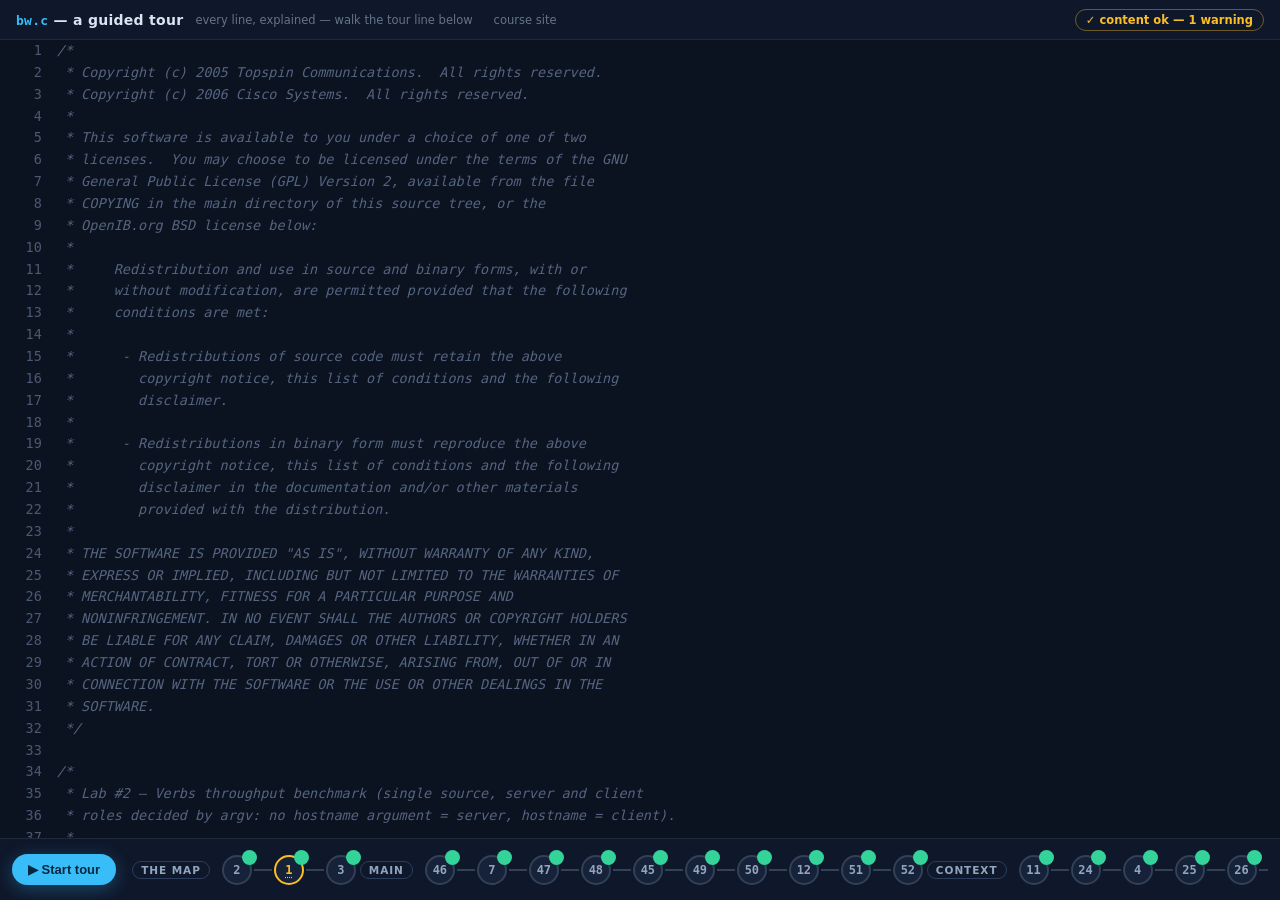
<file: docs/tour/site/index.html>
<!DOCTYPE html>
<!--
  bw.c — a guided tour (wayfinder ticket #29, the build).
  Static no-build site, runs from file://. Content (js/content.js) is
  generated from bw.c + docs/tour/stations/*.md by tools/gen_content.py;
  the route (js/route.js) transcribes docs/tour/partition.md §5.
  ?selftest=1 runs the deep self-check; the badge in the top bar shows
  the parse self-check results.
-->
<html lang="en">
<head>
<meta charset="utf-8">
<meta name="viewport" content="width=device-width, initial-scale=1">
<title>bw.c — a guided tour</title>
<link rel="stylesheet" href="css/app.css">
</head>
<body>
<header id="topbar">
  <h1><code>bw.c</code> — a guided tour</h1>
  <span class="sub">every line, explained — walk the tour line below</span>
  <a id="courseLink" class="site-link">course site</a>
  <span id="selfBadge"></span>
</header>
<main id="file-line" tabindex="0" aria-label="bw.c source, one line per row; click any line to explain it"></main>

<div id="bubble" hidden></div>

<footer id="stepper">
  <div id="startWrap">
    <button id="startBtn">▶ Start tour</button>
  </div>
  <div id="track" aria-label="the tour line: the researched route, in order"></div>
</footer>

<div id="checkModal" hidden>
  <div class="cm-card">
    <h2>Content self-check</h2>
    <p class="cm-sub">The renderer contract (docs/tour/stations/README.md) verified over the embedded content at load; ?selftest=1 adds the DOM checks.</p>
    <div id="checkList"></div>
    <button id="cmClose">Close</button>
  </div>
</div>

<script src="js/content.js"></script>
<script src="js/route.js"></script>
<script src="js/app.js"></script>
<script>
/* Cross-link back to the course site (ticket #30): the deployed tour lives
   at /tour/ (so "../index.html"), from file:// it is ../.. up to the repo
   root and into prototype/app-shell/. */
(function () {
  var el = document.getElementById("courseLink");
  el.href = location.protocol === "file:"
    ? "../../../prototype/app-shell/index.html"
    : "../index.html";
})();
</script>
</body>
</html>
</file>
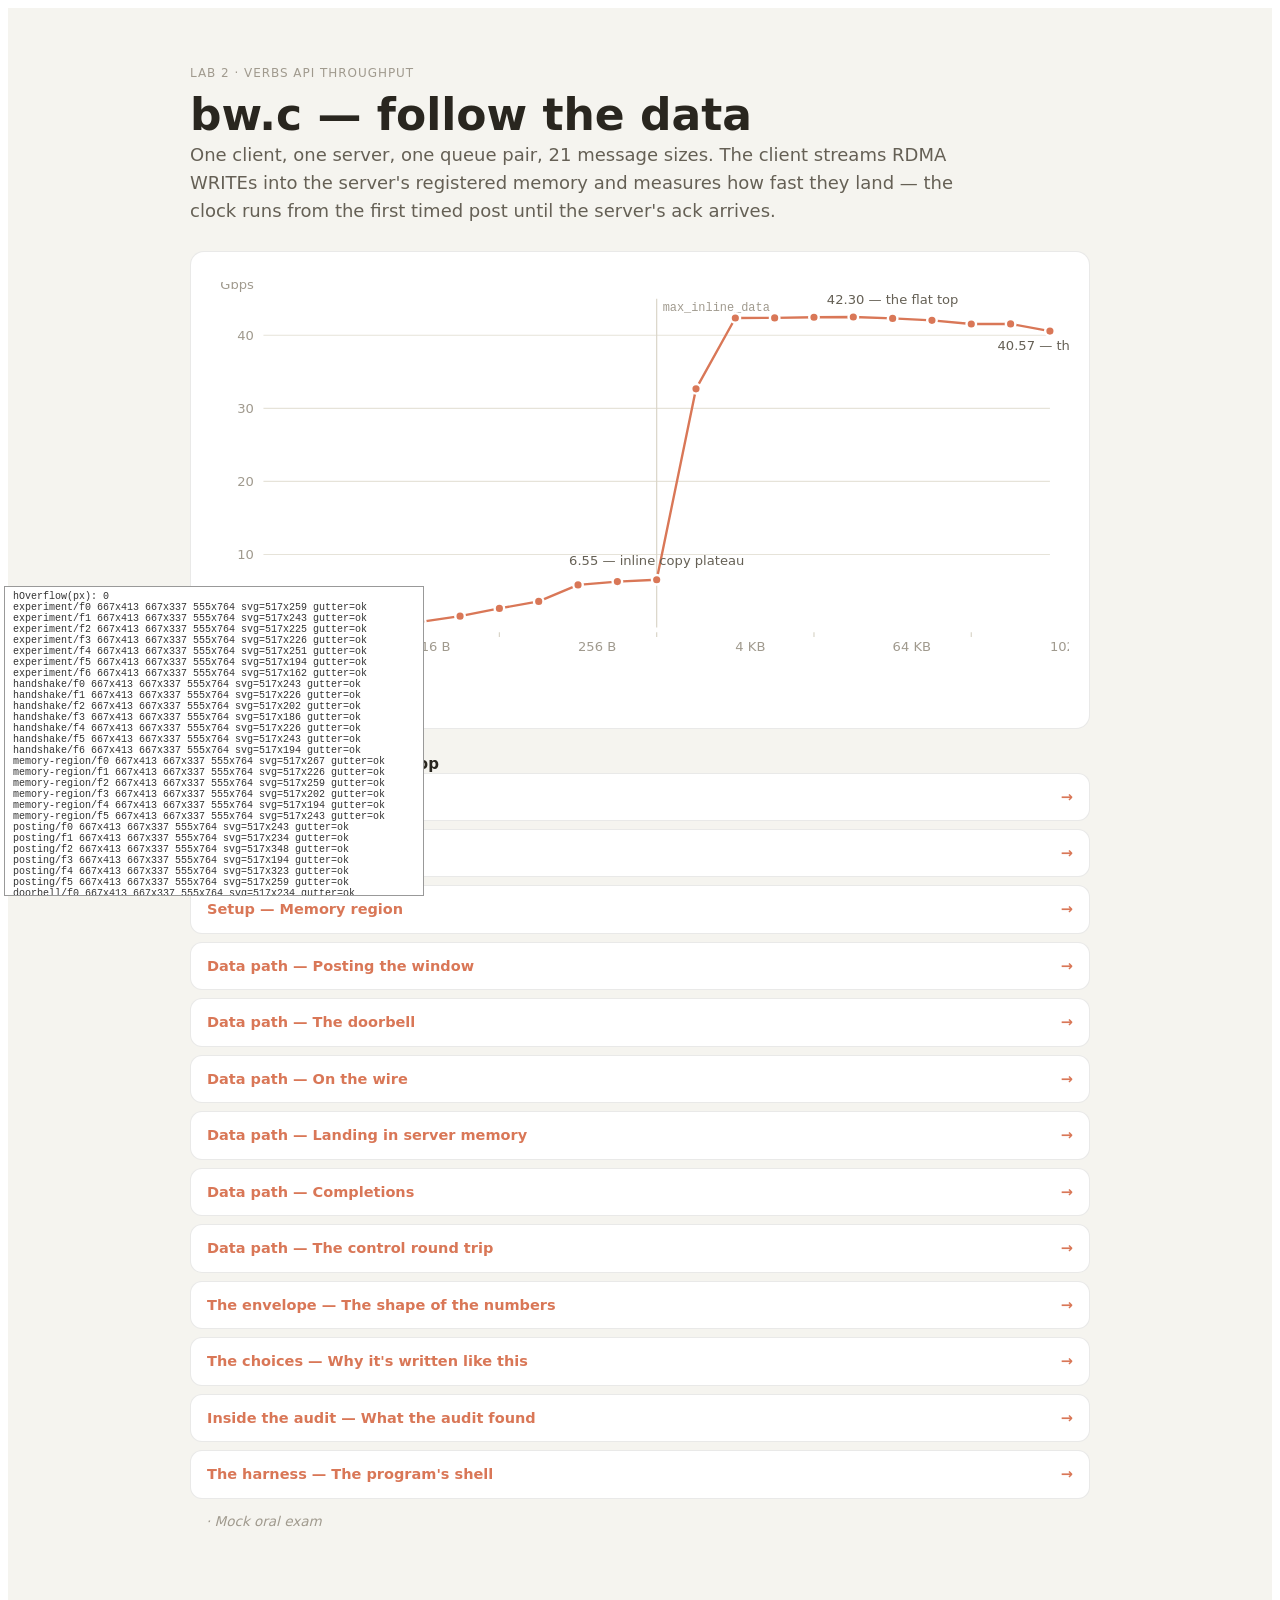
<file: .claude/tmp/geo.html>
<!DOCTYPE html>
<!-- Geometry harness: render every built stop x frame under variant D and
     report panel/diagram/overflow measurements. Not part of the app. -->
<html lang="en">
<head>
  <meta charset="utf-8">
  <title>geo</title>
  <link rel="stylesheet" href="../../prototype/app-shell/css/app.css">
</head>
<body>
  <div id="app"></div>
  <script>
    window.__errors = [];
    window.onerror = function (m) { window.__errors.push(String(m)); };
  </script>
  <script src="../../prototype/app-shell/js/content.js"></script>
  <script src="../../prototype/app-shell/js/chart.js"></script>
  <script src="../../prototype/app-shell/js/diagrams.js"></script>
  <script src="../../prototype/app-shell/js/app.js"></script>
  <script>
    (function () {
      var out = [];
      var stops = window.APP.spine.filter(function (s) { return s.state === "built"; });
      function goto(hash) {
        location.hash = hash;
        window.dispatchEvent(new HashChangeEvent("hashchange"));
      }
      stops.forEach(function (s) {
        var st = window.APP.stops[s.id];
        st.frames.forEach(function (f, fi) {
          goto("stop=" + s.id);
          var next = document.querySelector(".d-corner.next");
          for (var i = 0; i < fi && next; i++) next.click();
          var rect = function (sel) {
            var el = document.querySelector(sel);
            if (!el) return "MISSING";
            var r = el.getBoundingClientRect();
            return Math.round(r.width) + "x" + Math.round(r.height);
          };
          var svg = document.querySelector(".dk-svg");
          var svgSize = svg ? Math.round(svg.getBoundingClientRect().width) + "x" + Math.round(svg.getBoundingClientRect().height) : "MISSING";
          var nCode = document.querySelectorAll(".code-line").length;
          var nGut = document.querySelectorAll(".gutter-cell").length;
          var gutterOk = nCode === 0 || nCode === nGut;
          out.push(s.id + "/f" + fi + " " + (rect(".d-code-panel")) + " " + (rect(".d-explain-panel")) + " " + (rect(".d-diagram-panel")) + " svg=" + svgSize + " gutter=" + (gutterOk ? "ok" : nCode + "!=" + nGut));
        });
      });
      goto("home");
      var overflow = document.documentElement.scrollWidth - window.innerWidth;
      var el = document.createElement("div");
      el.id = "report";
      el.style.cssText = "position:fixed;bottom:4px;left:4px;z-index:999;font:10px monospace;color:#333;background:#fff;padding:4px 8px;border:1px solid #999;max-height:300px;overflow:auto;white-space:pre;";
      el.textContent = (window.__errors.length ? "ERRORS: " + window.__errors.join(" || ") + "\n" : "") +
        "hOverflow(px): " + overflow + "\n" + out.join("\n");
      document.body.appendChild(el);
    })();
  </script>
</body>
</html>
</file>
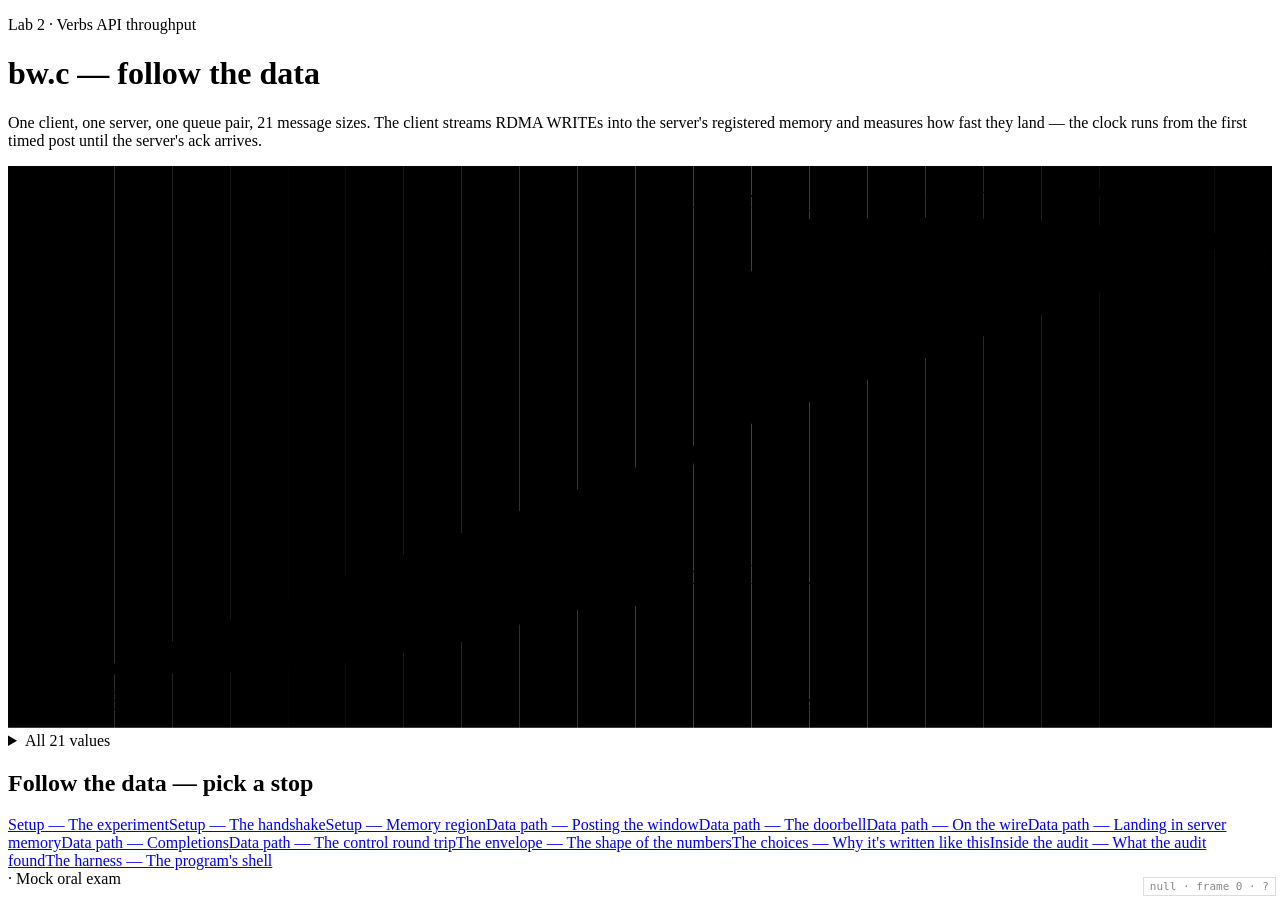
<file: .claude/tmp/shot.html>
<!DOCTYPE html>
<!-- Screenshot harness: ?stop=X&frame=N renders variant D stop X at frame N.
     Not part of the app. -->
<html lang="en">
<head>
  <meta charset="utf-8">
  <title>shot</title>
</head>
<body>
  <div id="app"></div>
  <script>
    window.onerror = function (m) {
      var r = document.getElementById("marker");
      if (r) r.textContent = "ERR " + String(m);
    };
  </script>
  <script src="../../prototype/app-shell/js/content.js"></script>
  <script src="../../prototype/app-shell/js/chart.js"></script>
  <script src="../../prototype/app-shell/js/diagrams.js"></script>
  <script src="../../prototype/app-shell/js/app.js"></script>
  <script>
    (function () {
      var q = new URLSearchParams(location.search);
      var stop = q.get("stop"), frame = parseInt(q.get("frame") || "0", 10);
      var marker = document.createElement("div");
      marker.id = "marker";
      marker.style.cssText = "position:fixed;bottom:4px;right:4px;z-index:999;font:11px monospace;color:#888;background:#fff;padding:2px 6px;border:1px solid #ddd;";
      document.body.appendChild(marker);
      location.hash = "stop=" + stop;
      window.dispatchEvent(new HashChangeEvent("hashchange"));
      var next = document.querySelector(".d-corner.next");
      for (var i = 0; i < frame && next; i++) next.click();
      var cur = document.querySelector(".d-frame-title");
      marker.textContent = stop + " · frame " + frame + " · " + (cur ? cur.textContent : "?");
    })();
  </script>
</body>
</html>
</file>
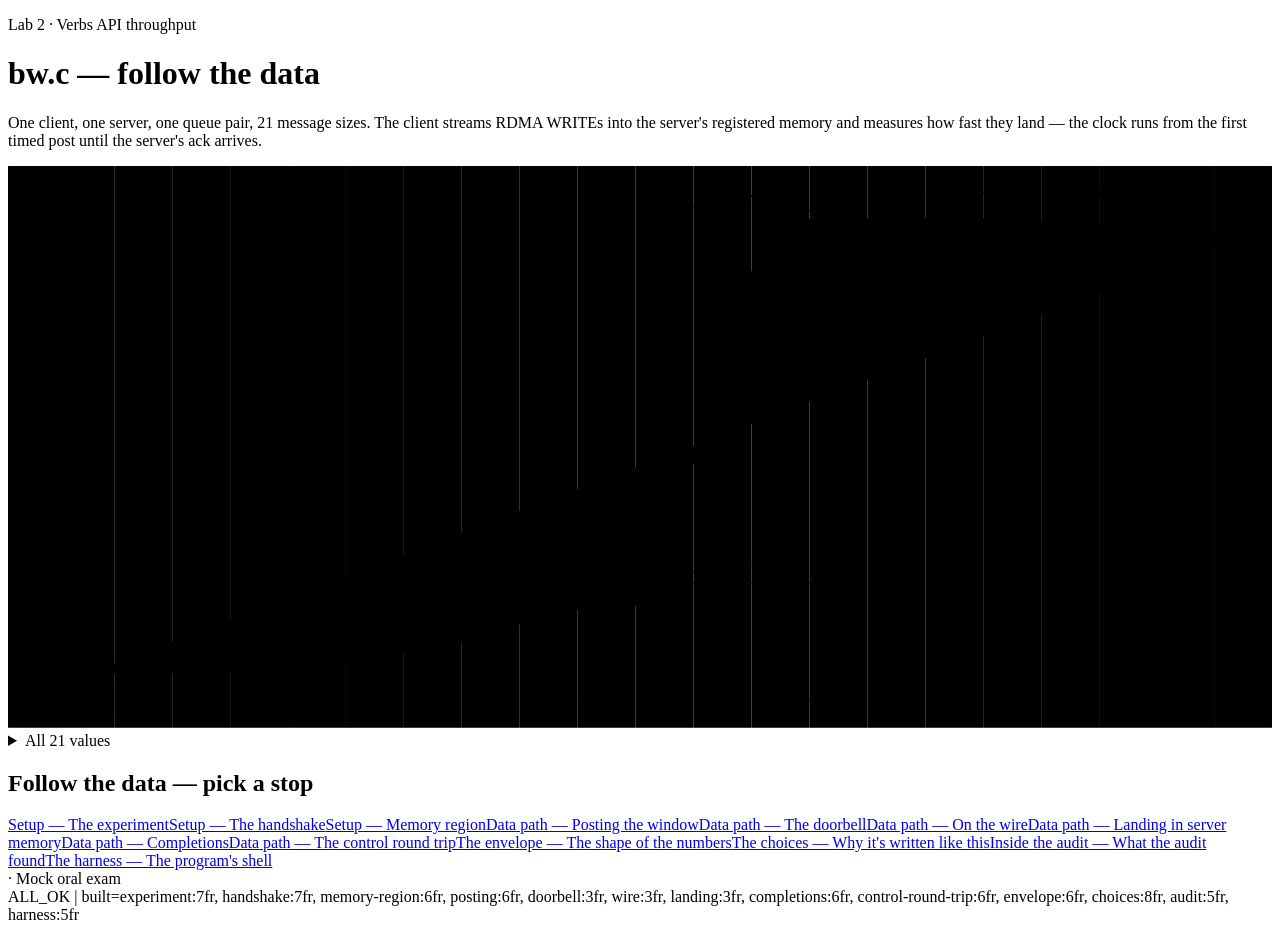
<file: .claude/tmp/smoke.html>
<!DOCTYPE html>
<!-- Smoke harness: cycle every built stop under the active variant, then
     report JS errors into #report for --dump-dom capture. Not part of the app. -->
<html lang="en">
<head>
  <meta charset="utf-8">
  <title>smoke</title>
</head>
<body>
  <div id="app"></div>
  <div id="report">RUNNING</div>
  <script>
    window.__errors = [];
    window.onerror = function (m) { window.__errors.push(String(m)); };
    window.addEventListener("error", function (e) { window.__errors.push(String(e.message)); });
  </script>
  <script src="../../prototype/app-shell/js/content.js"></script>
  <script src="../../prototype/app-shell/js/chart.js"></script>
  <script src="../../prototype/app-shell/js/diagrams.js"></script>
  <script src="../../prototype/app-shell/js/app.js"></script>
  <script>
    (function () {
      var report = document.getElementById("report");
      var stops = window.APP.spine.filter(function (s) { return s.state === "built"; });
      function goto(hash) {
        location.hash = hash;
        window.dispatchEvent(new HashChangeEvent("hashchange"));
      }
      stops.forEach(function (s) { goto("stop=" + s.id); });
      goto("home");
      var detail = stops.map(function (s) {
        return s.id + ":" + window.APP.stops[s.id].frames.length + "fr";
      }).join(", ");
      report.textContent = (window.__errors.length
        ? "ERRORS: " + window.__errors.join(" || ")
        : "ALL_OK") + " | built=" + detail;
    })();
  </script>
</body>
</html>
</file>
<file: prototype/app-shell/css/app.css>
/* PROTOTYPE styles — throwaway. Tokens follow the dataviz palette reference
 * (light + dark selected, swapped by the variant's data-theme on #app). */

/* ---------- tokens ---------- */
#app[data-theme="light"] {
  --page: #f9f9f7;
  --surface: #fcfcfb;
  --surface-2: #f1f0ec;
  --ink: #0b0b0b;
  --ink-2: #52514e;
  --ink-3: #898781;
  --grid: #e1e0d9;
  --baseline: #c3c2b7;
  --series-1: #2a78d6;
  --border: rgba(11, 11, 11, 0.10);
  --code-bg: #f3f2ee;
  --accent-bg: #eef4fc;
}

#app[data-theme="dark"] {
  --page: #0d0d0d;
  --surface: #1a1a19;
  --surface-2: #232321;
  --ink: #ffffff;
  --ink-2: #c3c2b7;
  --ink-3: #898781;
  --grid: #2c2c2a;
  --baseline: #383835;
  --series-1: #3987e5;
  --border: rgba(255, 255, 255, 0.10);
  --code-bg: #121211;
  --accent-bg: #16222f;
}

/* Variant D — Studio: Claude-like warm design. */
#app[data-theme="studio"] {
  --page: #f5f4ef;
  --surface: #ffffff;
  --surface-2: #f0eee7;
  --ink: #29261f;
  --ink-2: #656055;
  --ink-3: #a09a8e;
  --grid: #e6e3d9;
  --baseline: #d9d5c8;
  --series-1: #d97757;
  --border: rgba(41, 38, 31, 0.10);
  --code-bg: #faf9f5;
  --accent-bg: #f8ece5;
}

#app, #app button, #app input {
  font-family: system-ui, -apple-system, "Segoe UI", sans-serif;
}
#app {
  color: var(--ink);
  background: var(--page);
  min-height: 100vh;
  line-height: 1.55;
}
#app h1, #app h2, #app h3 {
  line-height: 1.2;
  margin: 0;
}
#app p { margin: 0 0 0.9em; }
#app a { color: var(--series-1); }
#app .kicker {
  font-size: 12px;
  letter-spacing: 0.08em;
  text-transform: uppercase;
  color: var(--ink-3);
  margin-bottom: 6px;
}
#app .subtitle { color: var(--ink-2); font-size: 17px; }
#app .body { max-width: 62ch; }
#app .cta {
  display: inline-block;
  margin: 18px 0 40px;
  padding: 10px 18px;
  border-radius: 8px;
  background: var(--series-1);
  color: #fff;
  text-decoration: none;
  font-weight: 600;
}

/* ---------- shared: spine, terms, code, cards ---------- */
.spine {
  display: flex;
  flex-direction: column;
  gap: 2px;
  font-size: 14px;
}
.spine-group {
  margin-top: 14px;
  font-size: 11px;
  text-transform: uppercase;
  letter-spacing: 0.07em;
  color: var(--ink-3);
}
.spine-item {
  padding: 5px 8px;
  border-radius: 6px;
  color: var(--ink);
  text-decoration: none;
}
.spine-item.current { background: var(--accent-bg); color: var(--series-1); font-weight: 600; }
.spine-item.planned { color: var(--ink-3); font-style: italic; }

.terms {
  display: grid;
  grid-template-columns: minmax(110px, auto) 1fr;
  gap: 4px 14px;
  margin: 14px 0;
  font-size: 14px;
}
.terms .term { color: var(--series-1); font-weight: 600; }
.terms .def { margin: 0; color: var(--ink-2); }

.code-block {
  margin: 0 0 20px;
  background: var(--code-bg);
  border: 1px solid var(--border);
  border-radius: 10px;
  overflow: hidden;
}
.code-block figcaption {
  display: flex;
  justify-content: space-between;
  gap: 12px;
  padding: 8px 14px;
  font-size: 13px;
  font-weight: 600;
  border-bottom: 1px solid var(--border);
}
.code-block .file { color: var(--ink-3); font-weight: 400; font-family: ui-monospace, monospace; font-size: 12px; }
.code-grid {
  display: grid;
  grid-template-columns: 1fr minmax(220px, 40%);
  gap: 0;
}
.code-col { padding: 10px 0 14px; overflow-x: auto; }
.code-line {
  display: flex;
  gap: 12px;
  padding: 0 14px;
  font-family: ui-monospace, "Cascadia Mono", monospace;
  font-size: 12.5px;
  white-space: pre;
}
.code-line .ln { color: var(--ink-3); user-select: none; min-width: 2ch; text-align: right; }
.code-line code { color: var(--ink-2); }
.code-line.noted { background: color-mix(in srgb, var(--series-1) 8%, transparent); }
.code-line.noted code { color: var(--ink); font-weight: 600; }
.code-gutter {
  border-left: 1px solid var(--border);
  background: color-mix(in srgb, var(--surface) 60%, var(--code-bg));
  padding: 10px 14px 14px;
}
.gutter-cell { min-height: 1.55em; }
.gutter-cell .gutter-mark { color: var(--series-1); margin-right: 8px; }
.gutter-cell .gutter-text { font-size: 12.5px; color: var(--ink-2); }

.code-flat { margin: 0; padding: 14px; overflow-x: auto; font-size: 12.5px; }
.flat-line.noted { color: var(--series-1); font-weight: 600; }
.code-legend { padding: 0 14px 14px 34px; font-size: 13px; color: var(--ink-2); }
.code-legend li { margin-bottom: 5px; }

.why-list, .whatif-list { display: flex; flex-direction: column; gap: 12px; }
.why-card {
  background: var(--surface);
  border: 1px solid var(--border);
  border-radius: 10px;
  padding: 14px 16px;
  max-width: 70ch;
}
.why-card h3 { font-size: 15.5px; margin-bottom: 6px; display: inline; margin-right: 10px; }
.adr-badge {
  font-size: 11px;
  font-weight: 700;
  letter-spacing: 0.05em;
  color: var(--series-1);
  border: 1px solid var(--series-1);
  border-radius: 99px;
  padding: 1px 8px;
  vertical-align: 2px;
}
.why-card p { font-size: 14.5px; color: var(--ink-2); margin: 8px 0 0; }
.whatif-card {
  background: var(--surface);
  border: 1px solid var(--border);
  border-left: 3px solid var(--series-1);
  border-radius: 10px;
  padding: 14px 16px;
  max-width: 70ch;
}
.whatif-card h3 { font-size: 15px; }
.whatif-answer { font-size: 14.5px; color: var(--ink-2); margin: 8px 0 4px; }
.whatif-source { font-size: 11.5px; color: var(--ink-3); }
.whatif-card.reveal { cursor: pointer; }
.whatif-card.reveal .whatif-answer { transition: opacity 0.15s; }
.whatif-card.open { border-left-color: var(--ink-3); }

.nextprev { display: flex; gap: 18px; margin: 30px 0 60px; font-weight: 600; }
.nextprev .prev, .nextprev .next { text-decoration: none; }
.nextprev .home-link { color: var(--ink-3); }

/* ---------- chart (dataviz method) ---------- */
.chart-box { position: relative; margin: 14px 0 24px; }
.envelope-svg { width: 100%; height: auto; display: block; }
.env-grid { stroke: var(--grid); stroke-width: 1; }
.env-minortick { stroke: var(--baseline); stroke-width: 1; }
.env-ref { stroke: var(--baseline); stroke-width: 1; }
.env-ref-label { fill: var(--ink-3); font-size: 10px; font-family: ui-monospace, monospace; }
.env-xtick, .env-ytick { fill: var(--ink-3); font-size: 11px; font-variant-numeric: tabular-nums; }
.env-line { fill: none; stroke: var(--series-1); stroke-width: 2; stroke-linejoin: round; stroke-linecap: round; }
.env-dot { fill: var(--series-1); stroke: var(--surface); stroke-width: 2; }
.env-dlabel { fill: var(--ink-2); font-size: 11px; }
.env-cross { stroke: var(--ink-2); stroke-width: 1; opacity: 0; }
.env-cross.on { opacity: 1; }
.env-hit { fill: transparent; }
.env-tip {
  position: absolute;
  pointer-events: none;
  background: var(--surface-2);
  border: 1px solid var(--border);
  border-radius: 8px;
  padding: 8px 10px;
  box-shadow: 0 4px 14px rgba(0, 0, 0, 0.18);
  z-index: 5;
}
.env-tip-value { font-weight: 700; font-size: 15px; }
.env-tip-label { font-size: 12px; color: var(--ink-2); }
.env-table { margin: 4px 0 10px; font-size: 13px; }
.env-table summary { cursor: pointer; color: var(--ink-2); font-size: 13px; }
.env-table table { border-collapse: collapse; margin-top: 8px; }
.env-table td, .env-table th {
  padding: 3px 14px 3px 0;
  border-bottom: 1px solid var(--border);
  text-align: left;
  font-variant-numeric: tabular-nums;
}
.env-table th { font-size: 12px; color: var(--ink-3); font-weight: 600; }

/* ---------- Variant A — Field notes (dark, code-first) ---------- */
.va-wrap { display: grid; grid-template-columns: 220px 1fr; min-height: 100vh; }
.va-wrap > .spine {
  position: sticky;
  top: 0;
  align-self: start;
  padding: 26px 14px;
  border-right: 1px solid var(--border);
  height: 100vh;
  overflow-y: auto;
}
.va-main { padding: 34px 46px 20px; max-width: 980px; }
.stop-head { margin-bottom: 26px; }
.stop-head h1 { font-size: 32px; }
.home-head h1 { font-size: 40px; }
.home-head .lead { font-size: 18px; color: var(--ink-2); max-width: 70ch; }
.layer { margin-bottom: 34px; }
.layer-title {
  font-size: 13px;
  text-transform: uppercase;
  letter-spacing: 0.08em;
  color: var(--ink-3);
  margin-bottom: 12px;
  border-bottom: 1px solid var(--border);
  padding-bottom: 6px;
}
.hl-tiles { display: grid; grid-template-columns: repeat(auto-fit, minmax(150px, 1fr)); gap: 12px; margin: 22px 0 30px; }
.hl-tile { background: var(--surface); border: 1px solid var(--border); border-radius: 12px; padding: 14px 16px; }
.hl-value { font-size: 26px; font-weight: 700; }
.hl-label { font-size: 13px; color: var(--ink-2); margin-top: 2px; }
.roles { display: grid; grid-template-columns: repeat(auto-fit, minmax(220px, 1fr)); gap: 12px; }
.role { background: var(--surface); border: 1px solid var(--border); border-radius: 12px; padding: 14px 16px; }
.role h3 { font-size: 15px; margin-bottom: 6px; }
.role p { font-size: 14px; color: var(--ink-2); margin: 0; }

/* ---------- Variant B — System map (light, diagram-first) ---------- */
.vb { padding: 30px 40px 20px; max-width: 1150px; margin: 0 auto; }
.b-head { margin-bottom: 20px; }
.b-head h1 { font-size: 30px; }
.b-two { display: grid; grid-template-columns: minmax(380px, 46%) 1fr; gap: 26px; align-items: start; }
.sys-diagram { margin: 0; }
.sys-legend { font-size: 12.5px; color: var(--ink-3); margin-bottom: 10px; }
.sys-row { display: flex; align-items: stretch; gap: 0; }
.sys-node {
  border: 1.5px solid var(--baseline);
  border-radius: 12px;
  padding: 12px 14px;
  background: var(--surface);
  min-width: 150px;
}
.sys-node-title { font-weight: 700; font-size: 14px; margin-bottom: 10px; }
.sys-sq {
  height: 46px;
  border-radius: 6px;
  border: 1px solid var(--border);
  background: repeating-linear-gradient(90deg, var(--accent-bg) 0 8px, transparent 8px 16px);
}
.sys-sq-label, .sys-cq-label, .sys-buf-label { font-size: 11px; color: var(--ink-3); margin-top: 4px; }
.sys-link {
  flex: 1;
  display: flex;
  align-items: center;
  justify-content: center;
  position: relative;
}
.sys-link::before {
  content: "";
  position: absolute;
  left: 0; right: 0;
  height: 2px;
  background: var(--series-1);
}
.sys-link-label { background: var(--page); padding: 0 8px; font-size: 12px; color: var(--ink-2); position: relative; }
.sys-buf {
  height: 46px;
  border-radius: 6px;
  border: 1px solid var(--border);
  background: repeating-linear-gradient(0deg, var(--accent-bg) 0 10px, transparent 10px 20px);
}
.sys-stops { display: flex; align-items: center; gap: 10px; margin-top: 16px; }
.sys-stop {
  border: 1px solid var(--series-1);
  color: var(--series-1);
  border-radius: 99px;
  padding: 5px 14px;
  font-size: 13px;
  font-weight: 600;
  text-decoration: none;
}
.sys-stop-gap { color: var(--ink-3); letter-spacing: 2px; font-size: 13px; }

.pipeline {
  margin-top: 22px;
  border: 1px solid var(--border);
  border-radius: 12px;
  padding: 14px 16px;
  background: var(--surface);
}
.pipe-title { font-size: 12px; text-transform: uppercase; letter-spacing: 0.07em; color: var(--ink-3); margin-bottom: 10px; }
.pipe-bar { height: 18px; border-radius: 6px; background: var(--surface-2); border: 1px solid var(--border); overflow: hidden; }
.pipe-fill { height: 100%; width: 0; background: var(--series-1); transition: width 0.35s; }
.pipe-label { font-size: 12.5px; margin-top: 5px; font-variant-numeric: tabular-nums; color: var(--ink-2); }
.pipe-wire { position: relative; height: 22px; margin: 10px 0 4px; }
.pipe-wire::before { content: ""; position: absolute; left: 0; right: 0; top: 50%; height: 2px; background: var(--grid); }
.pipe-pkt {
  position: absolute;
  top: 3px; left: 0;
  width: 14px; height: 14px;
  border-radius: 50%;
  background: var(--series-1);
  opacity: 0;
}
.pipe-pkt.moving { opacity: 1; animation: pipe-run 0.85s linear infinite; }
@keyframes pipe-run {
  0% { left: 0; }
  100% { left: calc(100% - 14px); }
}
.pipe-steps { display: flex; gap: 0; list-style: none; padding: 0; margin: 8px 0 12px; font-size: 12px; color: var(--ink-3); }
.pipe-steps li { flex: 1; text-align: center; padding: 4px 2px; border-bottom: 2px solid var(--grid); }
.pipe-steps li.on { color: var(--series-1); border-bottom-color: var(--series-1); font-weight: 600; }
.pipe-controls { display: flex; gap: 8px; margin-bottom: 8px; }
.pipe-controls .btn {
  border: 1px solid var(--baseline);
  background: var(--surface);
  color: var(--ink);
  border-radius: 8px;
  padding: 6px 14px;
  cursor: pointer;
  font-size: 13px;
}
.pipe-controls .btn:hover { background: var(--surface-2); }
.pipe-desc { font-size: 13px; color: var(--ink-2); margin: 0; max-width: 60ch; }

.b-tabs { border: 1px solid var(--border); border-radius: 12px; background: var(--surface); overflow: hidden; }
.tabs { display: flex; border-bottom: 1px solid var(--border); }
.tab {
  flex: 1;
  border: 0;
  background: none;
  padding: 11px 6px;
  font-size: 13.5px;
  font-weight: 600;
  color: var(--ink-2);
  cursor: pointer;
  border-bottom: 2px solid transparent;
}
.tab.on { color: var(--series-1); border-bottom-color: var(--series-1); }
.pane { padding: 16px 18px; }
.b-chart { margin-top: 30px; }
.b-spine-row { margin-top: 34px; border-top: 1px solid var(--border); padding-top: 18px; }
.spine-row-title { font-size: 13px; text-transform: uppercase; letter-spacing: 0.08em; color: var(--ink-3); margin-bottom: 10px; }
.b-nv { margin-top: 26px; }
.sys-hint { font-size: 12.5px; color: var(--ink-3); margin-top: 6px; }

/* ---------- Variant C — Viva deck (presentation) ---------- */
.vc { min-height: 100vh; display: flex; flex-direction: column; }
.stage { flex: 1; display: flex; align-items: center; justify-content: center; padding: 30px 40px 90px; }
.deck { width: min(900px, 100%); }
.slide { display: none; }
.slide.on { display: block; }
.slide-title { font-size: 34px; margin-bottom: 14px; }
.slide .kicker { margin-top: 10px; }
.hero-title { font-size: 52px; }
.hero-slide-inner { text-align: left; }
.deck-progress {
  display: flex;
  align-items: center;
  gap: 14px;
  margin-top: 26px;
  padding-top: 14px;
  border-top: 1px solid var(--border);
}
.deck-dots { display: flex; gap: 6px; flex: 1; }
.deck-dots .dot { width: 8px; height: 8px; border-radius: 50%; background: var(--grid); }
.deck-dots .dot.on { background: var(--series-1); }
.deck-counter { font-size: 12px; color: var(--ink-3); font-variant-numeric: tabular-nums; }
.viva-toggle { font-size: 13px; color: var(--ink-2); display: flex; align-items: center; gap: 6px; cursor: pointer; }
.slide.viva-on .whatif-card { border-left-color: var(--ink-3); }
.vc .nextprev { margin: 0 0 40px; align-self: center; }

/* ---------- Variant D — Studio (split-screen teaching) ---------- */
.vd { min-height: 100vh; }
.d-top {
  position: fixed;
  top: 0; left: 0; right: 0;
  height: 54px;
  display: flex;
  align-items: center;
  justify-content: space-between;
  gap: 16px;
  padding: 0 20px;
  background: var(--surface);
  border-bottom: 1px solid var(--border);
  z-index: 10;
}
.d-top-left, .d-top-right { display: flex; align-items: center; gap: 14px; }
.d-top-home { font-size: 13px; color: var(--ink-3); text-decoration: none; white-space: nowrap; }
.d-top-title { font-size: 15px; font-weight: 700; }
.d-top-kicker { font-size: 12px; color: var(--ink-3); }
.d-top-nav { font-size: 13px; color: var(--ink-2); text-decoration: none; white-space: nowrap; }

.d-grid {
  display: grid;
  grid-template-columns: minmax(480px, 1.2fr) minmax(360px, 1fr);
  grid-template-rows: minmax(0, 1fr);
  gap: 14px;
  padding: 66px 14px 0;
  height: calc(100vh - 66px - 70px);
}
.d-left { display: flex; flex-direction: column; gap: 14px; min-height: 0; }
.d-panel {
  background: var(--surface);
  border: 1px solid var(--border);
  border-radius: 14px;
  padding: 14px 18px;
  overflow-y: auto;
  min-height: 0;
}
.d-code-panel { flex: 1.25; }
.d-explain-panel { flex: 1; }
.d-diagram-panel { overflow-y: auto; }
.d-panel-title {
  font-size: 11.5px;
  text-transform: uppercase;
  letter-spacing: 0.08em;
  color: var(--ink-3);
  margin-bottom: 10px;
}
.d-code-panel .code-grid { grid-template-columns: 1fr 230px; }
.d-code-panel .code-line { font-size: 12px; }
.d-code-panel .gutter-text { font-size: 12px; }
.d-side-card {
  margin-top: 12px;
  border: 1px solid var(--border);
  border-left: 3px solid var(--series-1);
  border-radius: 10px;
  padding: 10px 14px;
  background: var(--page);
}
.d-side-card h3 { font-size: 13.5px; display: inline; margin-right: 8px; }
.d-side-card p { font-size: 13px; color: var(--ink-2); margin: 6px 0 0; }
.d-side-card.whatif h3 { display: block; }
.d-diagram-sticky { position: sticky; top: 0; }

.d-bottom {
  position: fixed;
  bottom: 0; left: 0; right: 0;
  height: 70px;
  display: flex;
  align-items: center;
  justify-content: center;
  gap: 18px;
  background: var(--surface);
  border-top: 1px solid var(--border);
  z-index: 10;
}
.d-dots { display: flex; gap: 8px; }
.d-dot {
  width: 10px; height: 10px;
  border-radius: 50%;
  border: 0;
  background: var(--baseline);
  cursor: pointer;
  padding: 0;
}
.d-dot.on { background: var(--series-1); }
.d-frame-title { font-size: 14px; font-weight: 600; min-width: 220px; }
.d-counter { font-size: 12px; color: var(--ink-3); font-variant-numeric: tabular-nums; }

.d-corner {
  position: fixed;
  bottom: 84px;
  width: 52px; height: 52px;
  border-radius: 50%;
  border: 1px solid var(--border);
  background: var(--surface);
  color: var(--series-1);
  font-size: 24px;
  cursor: pointer;
  box-shadow: 0 4px 16px rgba(41, 38, 31, 0.14);
  z-index: 20;
  line-height: 1;
}
.d-corner:hover { background: var(--accent-bg); }
.d-corner.prev { left: 18px; }
.d-corner.next { right: 18px; }

/* Diagrams */
.d-fig { margin: 0; }
.d-fig-title { font-size: 13px; font-weight: 700; margin-bottom: 10px; }
.d-note {
  font-size: 12.5px;
  color: var(--ink-2);
  border-top: 1px solid var(--border);
  margin: 12px 0 0;
  padding-top: 10px;
}
.d-row { display: flex; align-items: stretch; gap: 8px; margin-bottom: 10px; }
.d-col { display: flex; flex-direction: column; align-items: center; gap: 6px; }
.dbox {
  border: 1px solid var(--border);
  background: var(--surface-2);
  border-radius: 10px;
  padding: 10px 12px;
  font-size: 12.5px;
}
.dbox.buf { background: var(--accent-bg); border-color: var(--series-1); }
.dbox.ghost { border: 0; background: none; flex: 1; }
.dchip {
  display: inline-block;
  font-size: 11px;
  border: 1px solid var(--border);
  border-radius: 99px;
  padding: 2px 9px;
  color: var(--ink-2);
  background: var(--surface);
}
.dnode { border: 1.5px solid var(--baseline); border-radius: 12px; padding: 10px 12px; background: var(--surface); min-width: 170px; flex: 1; }
.dnode.small { min-width: 120px; flex: 0 1 180px; }
.d-node-title { font-weight: 700; font-size: 13px; margin-bottom: 6px; }
.d-node-body { font-size: 12px; color: var(--ink-2); margin-bottom: 8px; }
.d-node-chips { display: flex; flex-wrap: wrap; gap: 4px; }
.darrow { position: relative; flex: 1; min-width: 64px; display: flex; align-items: center; justify-content: center; }
.darrow::before { content: ""; position: absolute; left: 0; right: 0; top: 50%; height: 2px; background: var(--baseline); }
.darrow.right::after { content: ""; position: absolute; right: -1px; top: 50%; transform: translateY(-50%); border-left: 8px solid var(--baseline); border-top: 5px solid transparent; border-bottom: 5px solid transparent; }
.darrow.left::after { content: ""; position: absolute; left: -1px; top: 50%; transform: translateY(-50%); border-right: 8px solid var(--baseline); border-top: 5px solid transparent; border-bottom: 5px solid transparent; }
.darrow-label { background: var(--surface); position: relative; z-index: 1; font-size: 11px; color: var(--ink-2); padding: 0 7px; text-align: center; line-height: 1.35; }
.darrow.down { flex: 0 0 auto; width: 100%; height: 34px; display: flex; }
.darrow.down::before { left: 50%; right: auto; top: 0; bottom: 0; width: 2px; height: auto; }
.darrow.down::after { content: ""; position: absolute; left: 50%; bottom: -1px; transform: translateX(-50%); border-top: 8px solid var(--baseline); border-left: 5px solid transparent; border-right: 5px solid transparent; }
.darrow.down .darrow-label { padding: 2px 6px; }
.dtcp { margin: 8px 0; }
.dtcp .darrow::before { background: var(--baseline); height: 1px; }

.d-strip { display: flex; gap: 6px; position: relative; flex-wrap: wrap; }
.d-seg { flex: 1; min-width: 70px; text-align: center; border: 1px solid var(--border); border-radius: 8px; background: var(--surface-2); padding: 8px 4px; }
.d-seg-title { font-size: 12px; font-weight: 700; }
.d-seg-sub { font-size: 11px; color: var(--ink-2); margin-top: 2px; }
.d-seg.mark { background: var(--accent-bg); border-color: var(--series-1); }
.d-seg.mark .d-seg-title { color: var(--series-1); }
.d-bracket {
  flex-basis: 100%;
  margin-top: 8px;
  border-top: 3px solid var(--series-1);
  padding-top: 4px;
  font-size: 12px;
  font-weight: 600;
  color: var(--series-1);
  text-align: center;
}

.d-outline { border: 1px solid var(--border); border-radius: 12px; padding: 16px; background: var(--code-bg); }
.d-out-line { font-family: ui-monospace, monospace; font-size: 22px; letter-spacing: 2px; }
.d-out-labels { display: flex; justify-content: space-between; font-size: 11px; color: var(--ink-3); margin-top: 4px; }

.d-slots { display: grid; grid-template-columns: repeat(32, 1fr); gap: 3px; }
.d-slot { aspect-ratio: 1; border-radius: 2px; background: var(--surface-2); }
.d-slot.filled { background: var(--series-1); opacity: 0.8; }
.d-slot.edge { outline: 2px solid var(--series-1); opacity: 1; }
.d-slot-legend { font-size: 12px; color: var(--ink-2); margin-top: 8px; }

.d-wqe-row { display: flex; flex-wrap: wrap; gap: 2px; }
.d-wqe { width: 11px; height: 16px; border-radius: 2px; background: var(--surface-2); position: relative; }
.d-wqe.signaled { background: var(--series-1); }
.d-wqe.last { outline: 2px solid var(--ink-3); }
.d-wqe-s { position: absolute; top: -14px; left: 50%; transform: translateX(-50%); font-size: 9px; color: var(--series-1); font-weight: 700; }
.d-wqe-cqes { display: flex; gap: 8px; margin: 16px 0 4px; }
.d-wqe-cqe { font-size: 11px; border: 1px solid var(--series-1); color: var(--series-1); border-radius: 99px; padding: 2px 10px; background: var(--accent-bg); }

.d-wr-row { display: flex; align-items: center; gap: 6px; }
.d-wr { border: 1.5px solid var(--baseline); border-radius: 10px; padding: 8px 10px; background: var(--surface); min-width: 130px; }
.d-wr-name { font-family: ui-monospace, monospace; font-size: 12px; font-weight: 700; margin-bottom: 4px; }
.d-wr-field { font-size: 11px; color: var(--ink-2); }
.d-wr-ptr { font-size: 11px; color: var(--series-1); font-weight: 600; margin-top: 3px; }
.d-wr-null { font-size: 11px; color: var(--ink-3); font-family: ui-monospace, monospace; padding: 0 4px; }
.d-sge { border: 1.5px solid var(--baseline); border-radius: 10px; padding: 8px 10px; background: var(--surface); min-width: 150px; }
.d-sge-title, .d-remote-title { font-family: ui-monospace, monospace; font-size: 12px; font-weight: 700; margin-bottom: 4px; }
.d-sge-field, .d-remote-field { font-size: 11px; color: var(--ink-2); }
.d-remote { border: 1.5px solid var(--baseline); border-radius: 10px; padding: 8px 10px; background: var(--surface); flex: 1; }

.d-live-bar { height: 22px; border-radius: 8px; background: var(--surface-2); border: 1px solid var(--border); overflow: hidden; }
.d-live-fill { height: 100%; width: 0; background: var(--series-1); transition: width 0.4s; }
.d-live-label { font-size: 12.5px; margin: 5px 0 8px; font-variant-numeric: tabular-nums; color: var(--ink-2); }
.d-live-wire { position: relative; height: 20px; margin: 8px 0; }
.d-live-wire::before { content: ""; position: absolute; left: 0; right: 0; top: 50%; height: 2px; background: var(--grid); }
.d-live-pkt { position: absolute; top: 2px; left: 0; width: 14px; height: 14px; border-radius: 50%; background: var(--series-1); opacity: 0; }
.d-live-pkt.moving { opacity: 1; animation: pipe-run 0.9s linear infinite; }
.d-live-cq-title { font-size: 11px; color: var(--ink-3); text-transform: uppercase; letter-spacing: 0.06em; margin-bottom: 5px; }
.d-live-cqes { display: flex; gap: 6px; min-height: 26px; }
.d-live-cqe { font-size: 11px; border: 1px solid var(--series-1); color: var(--series-1); border-radius: 6px; padding: 2px 8px; background: var(--accent-bg); }
.d-live-controls { display: flex; gap: 8px; margin: 10px 0 8px; }
.d-live-desc { font-size: 12.5px; color: var(--ink-2); margin: 0; }
.d-arrow-note { align-self: center; font-size: 13px; color: var(--ink-3); padding: 0 8px; }
.d-wqe-big { flex: 1; border: 1.5px solid var(--baseline); border-radius: 10px; padding: 10px 12px; background: var(--surface); }
.d-wqe-big-title { font-size: 12.5px; font-weight: 700; margin-bottom: 6px; }
.d-wqe-big-field { font-size: 11.5px; color: var(--ink-2); }

/* D home */
.d-home { max-width: 900px; margin: 0 auto; padding: 56px 40px 90px; }
.d-home-title { font-size: 44px; margin-bottom: 8px; }
.d-home-lead { font-size: 18px; color: var(--ink-2); max-width: 70ch; }
.d-home-chart {
  background: var(--surface);
  border: 1px solid var(--border);
  border-radius: 14px;
  padding: 16px 20px;
  margin: 26px 0;
}
.d-home-h2 { font-size: 15px; margin-bottom: 14px; }
.d-home-spine { display: flex; flex-direction: column; gap: 8px; }
.d-home-stop {
  display: flex;
  align-items: center;
  justify-content: space-between;
  background: var(--surface);
  border: 1px solid var(--border);
  border-radius: 12px;
  padding: 12px 16px;
  text-decoration: none;
  color: var(--ink);
  font-weight: 600;
  font-size: 14.5px;
}
.d-home-stop::after { content: "→"; color: var(--series-1); font-weight: 700; }
.d-home-stop:hover { border-color: var(--series-1); }
.d-home-planned { color: var(--ink-3); font-size: 13.5px; padding: 4px 16px; font-style: italic; }

/* ---------- diagram kit (variant D) ---------- */
.dk-fig { margin: 0; }
.dk-fig-title { font-size: 13px; font-weight: 700; margin-bottom: 10px; }
.dk-svg { width: 100%; height: auto; display: block; }
.dk-grid-dot { fill: rgba(41, 38, 31, 0.06); }
.dk-fill-data { fill: var(--series-1); }
.dk-fill-ctrl { fill: var(--ink-3); }
.dk-fill-ptr { fill: var(--ink-2); }
.dk-text { fill: var(--ink-2); }
.dk-text-strong { fill: var(--ink); font-weight: 600; }
.dk-text-accent { fill: var(--series-1); }
.dk-text-muted { fill: var(--ink-3); }
.dk-node { fill: #fff; stroke: rgba(41, 38, 31, 0.14); stroke-width: 1.4; }
.dk-node-accent { fill: #fff; stroke: var(--series-1); stroke-width: 1.6; }
.dk-subbox { fill: var(--surface-2); stroke: rgba(41, 38, 31, 0.10); stroke-width: 1; }
.dk-arrow-data { stroke: var(--series-1); stroke-width: 2.4; fill: none; }
.dk-arrow-ctrl { stroke: var(--ink-3); stroke-width: 1.6; stroke-dasharray: 5 4; fill: none; }
.dk-arrow-ptr { stroke: var(--ink-2); stroke-width: 1.4; fill: none; }
.dk-leader { stroke: var(--ink-3); stroke-width: 1; stroke-dasharray: 2 3; fill: none; }
.dk-axis { stroke: var(--baseline); stroke-width: 1.2; }
.dk-bracket { stroke: var(--series-1); stroke-width: 2; }
.dk-pill { filter: drop-shadow(0 1px 2px rgba(41, 38, 31, 0.10)); }
.dk-callout {
  fill: var(--page);
  stroke: rgba(41, 38, 31, 0.12);
  stroke-width: 1.2;
  rx: 10;
}
.dk-flag { fill: var(--series-1); }
.dk-warmup { fill: var(--surface-2); stroke: rgba(41, 38, 31, 0.10); stroke-width: 1; }
.dk-timed { fill: var(--accent-bg); stroke: var(--series-1); stroke-width: 1.4; }
.dk-zone-inline { fill: var(--accent-bg); stroke: var(--series-1); stroke-width: 1.2; opacity: 0.55; }
.dk-zone-ramp { fill: var(--surface-2); stroke: rgba(41, 38, 31, 0.14); stroke-width: 1.2; }
.dk-zone-flat { fill: var(--page); stroke: rgba(41, 38, 31, 0.14); stroke-width: 1.2; }
.dk-clock { fill: #fff; stroke: var(--baseline); stroke-width: 1.4; }
.dk-clock-hand { stroke: var(--ink-2); stroke-width: 1.6; }
.dk-code { fill: var(--code-bg); stroke: rgba(41, 38, 31, 0.12); stroke-width: 1.2; }
.dk-dot-tiny { fill: var(--ink-3); }
.dk-dot-big { fill: var(--series-1); stroke: #fff; stroke-width: 2; }
.dk-slot { fill: var(--surface-2); }
.dk-slot-filled { fill: var(--series-1); opacity: 0.78; }
.dk-slot-last { fill: #fff; stroke: var(--ink-3); stroke-width: 1.4; }
.dk-slot-signaled { fill: var(--series-1); }
.dk-ref { stroke: var(--baseline); stroke-width: 1.4; stroke-dasharray: 4 4; }
.dk-cqe { fill: var(--accent-bg); stroke: var(--series-1); stroke-width: 1.2; }
.dk-buf { fill: var(--accent-bg); stroke: var(--series-1); stroke-width: 1.4; }
.dk-memcell { fill: var(--series-1); opacity: 0.55; }
.dk-pkt { fill: var(--series-1); }
.dk-facts { display: flex; flex-wrap: wrap; gap: 6px; margin-top: 12px; }
.dk-fact {
  font-size: 11.5px;
  border: 1px solid var(--border);
  background: var(--surface);
  border-radius: 99px;
  padding: 3px 10px;
  color: var(--ink-2);
}
.dk-fact b { color: var(--ink); font-weight: 700; }

/* ---------- floating prototype switcher bar ---------- */
.prototype-bar {
  position: fixed;
  bottom: 16px;
  left: 50%;
  transform: translateX(-50%);
  display: flex;
  align-items: center;
  gap: 10px;
  background: #111;
  color: #fff;
  border: 1px solid rgba(255, 255, 255, 0.25);
  border-radius: 999px;
  padding: 7px 12px;
  box-shadow: 0 6px 24px rgba(0, 0, 0, 0.4);
  z-index: 100;
  font-family: system-ui, sans-serif;
}
.prototype-bar .ptag {
  font-size: 10px;
  font-weight: 800;
  letter-spacing: 0.1em;
  color: #ffd166;
  margin-right: 4px;
}
.prototype-bar .pbtn {
  border: 0;
  background: transparent;
  color: #fff;
  font-size: 18px;
  cursor: pointer;
  padding: 0 6px;
  line-height: 1;
}
.prototype-bar .pbtn:hover { color: #ffd166; }
.prototype-bar .plabel { font-size: 13px; font-weight: 600; min-width: 180px; text-align: center; }

/* ---- cross-link to the guided tour (wayfinder ticket #30) ----
   Sits outside #app (tokens are scoped under it), so it uses the light
   theme values as fallbacks and reads on the warm Studio background. */
.tour-link {
  position: fixed; right: 14px; bottom: 14px; z-index: 50;
  font-size: 12.5px; line-height: 1; font-weight: 600;
  color: var(--ink-2, #52514e);
  background: var(--surface-2, #f0eee7);
  border: 1px solid var(--border, rgba(11, 11, 11, 0.10));
  border-radius: 999px; padding: 8px 14px;
  text-decoration: none;
  box-shadow: 0 2px 8px rgba(0, 0, 0, 0.12);
}
.tour-link:hover { color: var(--series-1, #2a78d6); }
</file>
<file: docs/tour/site/css/app.css>
/* bw.c — guided tour. Dark shell in the prototype's palette (ticket #22):
   dark navy fill, blue/teal accents; the station diagrams' palette. */

:root {
  --bg: #0b1220;
  --bg2: #0f172a;
  --line: #1e293b;
  --ink: #dbe4f0;
  --dim: #64748b;
  --gutter: #4b5a72;
  --accent: #38bdf8;
  --warn: #fbbf24;
  --ok: #34d399;
  --pink: #f472b6;
  --violet: #c4b5fd;
  --stepper-h: 62px;
  --topbar-h: 40px;
  --code-font: Consolas, "Cascadia Mono", Menlo, monospace;
}
* { box-sizing: border-box; }
html, body { height: 100%; }
body {
  margin: 0; background: var(--bg); color: var(--ink);
  font-family: "Segoe UI", system-ui, -apple-system, sans-serif;
  display: flex; flex-direction: column;
}
body.content-fail #file-line { outline: 1px solid #f87171; }

/* ---- top bar ---- */
#topbar {
  height: var(--topbar-h); flex-shrink: 0;
  display: flex; align-items: center; gap: 12px;
  padding: 0 16px;
  border-bottom: 1px solid var(--line);
  background: var(--bg2);
}
#topbar h1 { margin: 0; font-size: 14px; font-weight: 700; letter-spacing: .02em; }
#topbar h1 code { color: var(--accent); font-family: var(--code-font); font-size: 13px; }
#topbar .sub { color: var(--dim); font-size: 11.5px; }
#selfBadge {
  margin-left: auto; font-size: 11.5px; font-weight: 600;
  padding: 3px 10px; border-radius: 999px; cursor: pointer;
  border: 1px solid var(--line);
  user-select: none;
}
#selfBadge.ok  { color: var(--ok);  border-color: rgba(52,211,153,.4); }
#selfBadge.warn{ color: var(--warn); border-color: rgba(251,191,36,.4); }
#selfBadge.fail{ color: #f87171; border-color: rgba(248,113,113,.5); background: rgba(248,113,113,.08); }
#selfBadge:hover { border-color: var(--accent); }
#topbar .site-link {
  color: var(--dim); font-size: 11.5px; text-decoration: none;
  padding: 3px 8px; border-radius: 6px; border: 1px solid transparent;
}
#topbar .site-link:hover { color: var(--accent); border-color: var(--line); }

/* ---- file line ---- */
#file-line {
  flex: 1; min-height: 0; overflow: auto;
  font-family: var(--code-font); font-size: 13.5px; line-height: 1.62;
  padding-bottom: var(--stepper-h);
}
.fl-line { display: flex; cursor: pointer; }
.fl-g {
  flex-shrink: 0; width: 4.2em; text-align: right; padding-right: 1.1em;
  color: var(--gutter); user-select: none; position: sticky; left: 0;
  background: var(--bg);
}
.fl-c { white-space: pre; flex: 1; padding-right: 10px; }
.tk.kw  { color: #7dd3fc; }
.tk.type{ color: #a5b4fc; }
.tk.num { color: var(--warn); }
.tk.str { color: #86efac; }
.tk.com { color: #556580; font-style: italic; }
.tk.pp  { color: var(--violet); }

/* three-state highlight: preview (hover) / open / scrollspy (stepper) */
.st-preview > .fl-c { background: rgba(148,163,184,.13); }
.st-open > .fl-c   { background: rgba(56,189,248,.14); box-shadow: inset 2px 0 0 var(--accent); }
.st-open > .fl-g   { color: #7dd3fc; }

/* ---- stepper (the tour line) ---- */
#stepper {
  position: fixed; left: 0; right: 0; bottom: 0; height: var(--stepper-h);
  z-index: 40; display: flex; align-items: center;
  background: var(--bg2); border-top: 1px solid var(--line);
  padding: 0 12px; gap: 12px;
}
#startWrap { display: flex; align-items: center; gap: 8px; flex-shrink: 0; }
#startBtn {
  background: var(--accent); color: #06283f; border: none; border-radius: 999px;
  padding: 8px 16px; font-weight: 700; font-size: 13px; cursor: pointer;
  white-space: nowrap; box-shadow: 0 4px 18px rgba(56,189,248,.3);
}
#startBtn:hover { filter: brightness(1.1); }
#track {
  flex: 1; min-width: 0; height: 100%;
  display: flex; align-items: center; gap: 0;
  overflow-x: auto; scrollbar-width: none;
}
#track::-webkit-scrollbar { display: none; }
.leglabel {
  flex-shrink: 0; margin: 0 12px 0 4px; padding: 2px 8px;
  font-size: 10.5px; font-weight: 700; letter-spacing: .09em; text-transform: uppercase;
  color: #93a5bd; border: 1px solid #2c3d5c; border-radius: 999px; white-space: nowrap;
}
.chip {
  flex-shrink: 0; width: 30px; height: 30px; border-radius: 50%;
  border: 2px solid #334155; background: #16213a;
  display: flex; align-items: center; justify-content: center;
  font-family: var(--code-font); font-size: 12px; font-weight: 700;
  color: #93a5bd; cursor: pointer; position: relative;
  transition: border-color .12s, background .12s, color .12s;
}
.chip:hover { border-color: var(--accent); color: #e0f2fe; }
.chip .no { line-height: 1; }
.chip .vis {
  position: absolute; top: -7px; right: -7px; width: 15px; height: 15px;
  border-radius: 50%; background: var(--ok); color: #06283f;
  font-size: 10px; font-weight: 800; display: flex; align-items: center;
  justify-content: center; line-height: 1;
}
.chip.skip .no { text-decoration: underline dotted; text-underline-offset: 3px; }
.chip.done { border-color: #3b5b7e; color: #7d95b3; }
.chip.done .no { opacity: .75; }
.chip.cur { border-color: var(--warn); color: var(--warn); }
.chip.on { background: var(--accent); border-color: var(--accent); color: #06283f; }
.chip.on .vis { background: #06283f; color: var(--ok); }
.conn { flex-shrink: 0; width: 18px; height: 2px; background: #334155; margin: 0 2px; }
.conn.done { background: #3b5b7e; }

/* ---- the explanation bubble ---- */
#bubble {
  position: fixed; z-index: 60; width: min(430px, 94vw);
  max-height: 72vh; overflow-y: auto;
  background: var(--bg2); border: 1px solid #334155; border-radius: 14px;
  box-shadow: 0 18px 54px rgba(0,0,0,.6);
}
.bubble { position: relative; padding: 18px 20px 14px; }
.b-close {
  position: absolute; top: 8px; right: 10px; width: 28px; height: 28px;
  background: none; border: none; color: var(--dim); font-size: 20px;
  cursor: pointer; border-radius: 8px; line-height: 1;
}
.b-close:hover { color: #fff; background: #22304a; }
.bubble h2 { margin: 0 28px 2px 0; font-size: 16.5px; line-height: 1.35; }
.b-sub { color: var(--dim); font-size: 12px; margin-bottom: 12px; display: flex; flex-wrap: wrap; align-items: center; gap: 6px; }
.b-sub .typ {
  text-transform: uppercase; letter-spacing: .08em; color: var(--violet);
  font-weight: 700; font-size: 11px;
}
.b-sub .tag {
  border: 1px solid #334155; border-radius: 4px; padding: 1px 7px;
  font-size: 11px; color: #93a5bd;
}
.b-sub .rng { font-family: var(--code-font); font-size: 11px; color: #7d95b3; }
.b-sub .skipnote { color: var(--warn); font-size: 10.5px; font-weight: 700; letter-spacing: .06em; text-transform: uppercase; }
.bubble p { font-size: 13.5px; line-height: 1.58; margin: 0 0 10px; color: #c8d4e4; }
.bubble p strong { color: var(--ink); }
.bubble p.b-lead { color: #e8f1fb; font-weight: 600; font-size: 14px; }
.bubble code {
  font-family: var(--code-font); font-size: 12.3px;
  background: #16213a; border: 1px solid #243349; border-radius: 4px; padding: 1px 5px;
  color: #93c5fd;
}
.b-watch {
  border-left: 3px solid var(--warn); background: rgba(251,191,36,.07);
  padding: 8px 12px; border-radius: 0 8px 8px 0; margin: 0 0 10px;
  font-size: 13px; color: #e7d5a8; line-height: 1.5;
}
.b-pred { border: 1px dashed #475569; border-radius: 8px; padding: 10px 12px; margin: 0 0 10px; }
.b-pred .q { font-size: 13px; color: #a5b4fc; margin: 0 0 8px; line-height: 1.55; }
.b-pred .a { font-size: 13px; color: #dbe4f0; margin: 10px 0 0; line-height: 1.55; }
.b-pred .a p { margin: 0 0 8px; }
.b-pred button.rev {
  background: #334155; color: #e0f2fe; border: none; border-radius: 6px;
  padding: 5px 14px; font-size: 12px; font-weight: 700; cursor: pointer;
}
.b-pred button.rev:hover { background: #42536e; }
.b-table { margin: 0 0 12px; overflow-x: auto; }
.b-table table { border-collapse: collapse; width: 100%; font-size: 12.5px; }
.b-table th, .b-table td {
  border: 1px solid #243349; padding: 5px 9px; text-align: left; vertical-align: top;
  color: #c8d4e4; line-height: 1.5;
}
.b-table th { background: #16213a; color: #e0f2fe; font-weight: 700; }
.b-table td code { font-size: 11.5px; }
.b-diag { margin: 4px 0 12px; }
.b-diag svg { width: 100%; height: auto; display: block; }
.b-diag figcaption { font-size: 11.5px; color: var(--dim); margin-top: 6px; line-height: 1.5; }
.b-x { margin-top: 10px; padding-top: 10px; border-top: 1px solid #1e293b; }
.b-x > span { font-size: 10.5px; color: var(--dim); display: block; margin-bottom: 6px; text-transform: uppercase; letter-spacing: .07em; }
.xchip {
  display: inline-block; border: 1px solid #334155; background: #16213a;
  border-radius: 6px; padding: 2px 8px; font-size: 11.5px; color: #93c5fd;
  margin: 0 6px 6px 0; font-family: var(--code-font); cursor: pointer;
}
.xchip:hover { border-color: var(--accent); color: #e0f2fe; }
.b-nav { display: flex; gap: 8px; margin-top: 14px; }
.b-nav button {
  flex: 1; padding: 7px 10px; border-radius: 8px; border: 1px solid #334155;
  background: #16213a; color: #dbe4f0; font-size: 12.5px; cursor: pointer;
  white-space: nowrap; overflow: hidden; text-overflow: ellipsis;
}
.b-nav button:hover:not(:disabled) { border-color: var(--accent); }
.b-nav button:disabled { opacity: .35; cursor: default; }
.hidden { display: none; }

/* ---- self-check modal ---- */
#checkModal {
  position: fixed; inset: 0; z-index: 90; display: flex;
  align-items: center; justify-content: center;
  background: rgba(4,10,20,.7); backdrop-filter: blur(2px);
}
#checkModal[hidden] { display: none; }
.cm-card {
  width: min(620px, 92vw); max-height: 80vh; overflow-y: auto;
  background: var(--bg2); border: 1px solid #334155; border-radius: 16px;
  padding: 22px 24px; box-shadow: 0 24px 70px rgba(0,0,0,.6);
}
.cm-card h2 { margin: 0 0 4px; font-size: 17px; }
.cm-card .cm-sub { color: var(--dim); font-size: 12px; margin: 0 0 14px; }
.ck {
  display: flex; align-items: baseline; gap: 10px;
  padding: 7px 4px; border-top: 1px solid #1e293b;
  font-size: 12.8px; color: #c8d4e4;
}
.ck .icon { width: 18px; flex-shrink: 0; text-align: center; font-weight: 700; }
.ck.pass .icon { color: var(--ok); }
.ck.warn .icon { color: var(--warn); }
.ck.fail .icon { color: #f87171; }
.ck b { flex-shrink: 0; font-family: var(--code-font); font-size: 12px; color: #e0f2fe; }
.ck .det { color: var(--dim); font-size: 12px; }
.cm-card button {
  margin-top: 14px; width: 100%; padding: 9px; border-radius: 10px;
  border: 1px solid #334155; background: #16213a; color: #dbe4f0;
  font-size: 13px; cursor: pointer;
}
.cm-card button:hover { border-color: var(--accent); }
</file>
